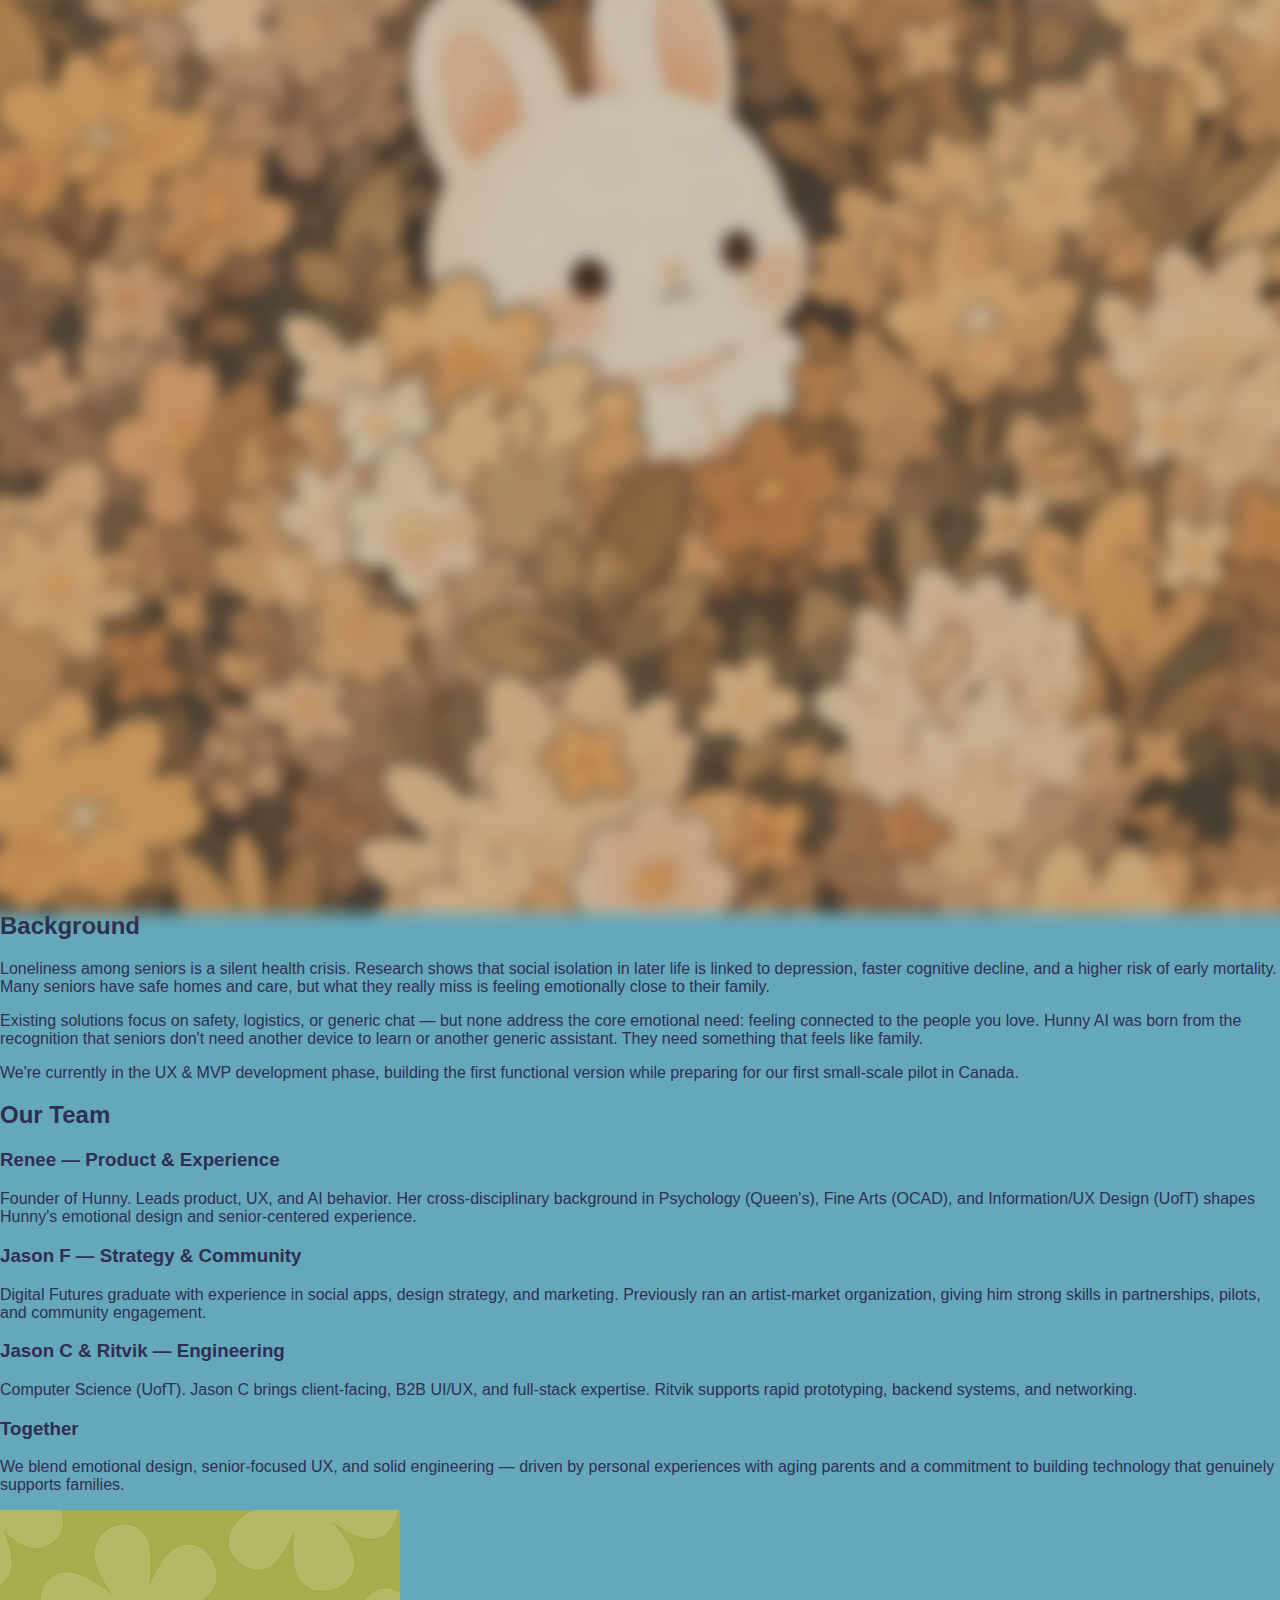
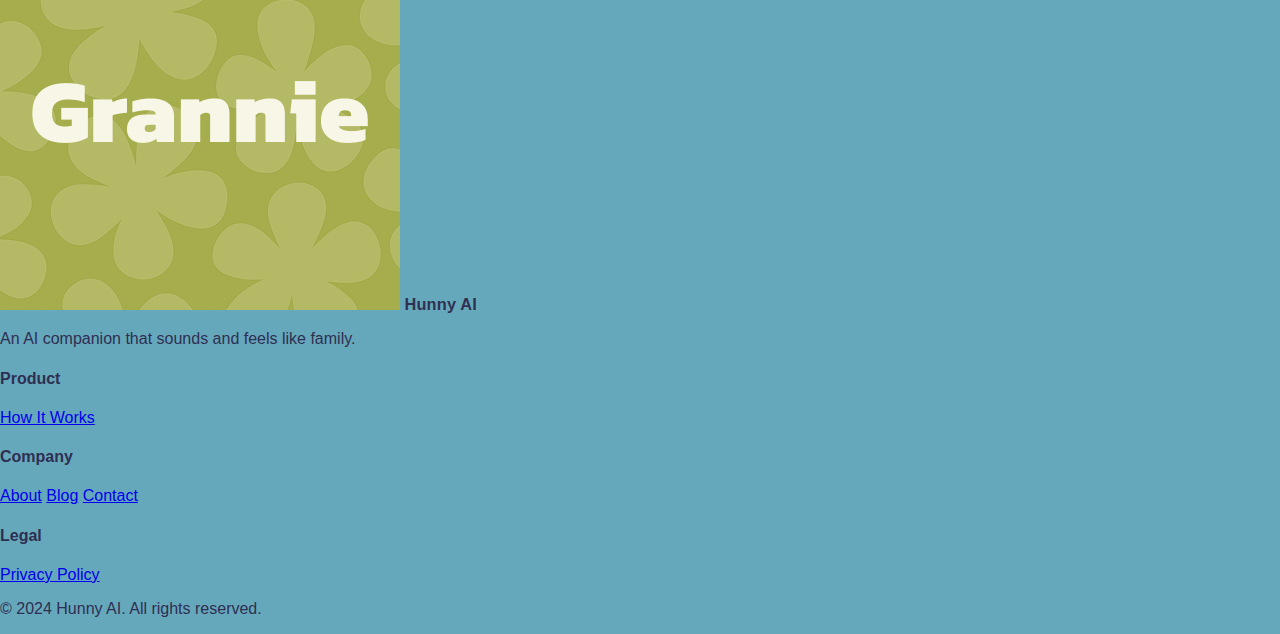
<file: about.html>
<!DOCTYPE html>
<html lang="en">
<head>
    <meta charset="UTF-8">
    <meta name="viewport" content="width=device-width, initial-scale=1.0">
    <title>About - Hunny AI</title>
    <link rel="stylesheet" href="styles.css?v=4">
    <link rel="preconnect" href="https://fonts.googleapis.com">
    <link rel="preconnect" href="https://fonts.gstatic.com" crossorigin>
    <link href="https://fonts.googleapis.com/css2?family=Inter:wght@300;400;500;600;700&family=Kanit:wght@400;500;600;700&display=swap" rel="stylesheet">
</head>
<body>
    <!-- Navigation -->
    <nav class="navbar">
        <div class="container">
            <div class="nav-content">
                <div class="logo">
                    <a href="index.html" style="text-decoration: none; display: flex; align-items: center; gap: 8px;">
                        <img src="Logo.png" alt="Hunny AI" class="logo-icon">
                        <span class="logo-text">Hunny AI</span>
                    </a>
                </div>
                <div class="nav-links">
                    <a href="index.html#how-it-works">How It Works</a>
                    <a href="about.html">About</a>
                    <a href="index.html#signup" class="btn-primary">Get Started</a>
                </div>
                <button class="mobile-menu-toggle" aria-label="Toggle menu">
                    <span></span>
                    <span></span>
                    <span></span>
                </button>
            </div>
        </div>
    </nav>

    <!-- About Hero Section -->
    <section class="about-hero">
        <div class="container">
            <div class="about-hero-content">
                <h1 class="about-hero-title">About Hunny AI</h1>
                <p class="about-hero-subtitle">Building AI companionship that strengthens family bonds and supports senior wellbeing</p>
            </div>
        </div>
    </section>

    <!-- Mission Section -->
    <section class="about-section">
        <div class="container">
            <div class="about-content">
                <h2 class="about-section-title">Our Mission</h2>
                <p class="about-section-text">
                    Hunny AI exists to close the emotional distance between seniors and their families. We believe technology should feel human — warm, familiar, and comforting. Our mission is simple: help seniors feel loved and supported, even when family members are busy or far away.
                </p>
                <p class="about-section-text">
                    We're not building another AI assistant. We're creating a companion that feels like family, remembers stories, and gently keeps an eye on wellbeing.
                </p>
            </div>
        </div>
    </section>

    <!-- Product Brief Section -->
    <section class="about-section about-section-alt">
        <div class="container">
            <div class="about-content">
                <h2 class="about-section-title">Product Brief</h2>
                <p class="about-section-text">
                    Hunny AI is an AI companion designed specifically for seniors. It uses voice and likeness modeling to speak in familiar tones inspired by real family members — grandmother, daughter, grandson, and more.
                </p>
                <p class="about-section-text">
                    The platform works in two ways:
                </p>
                <ul class="about-list">
                    <li><strong>For seniors:</strong> A familiar presence that checks in daily, remembers their stories, and keeps them connected to loved ones through natural conversations.</li>
                    <li><strong>For families:</strong> Wellness summaries and emotional updates sent directly to children, along with conversation suggestions based on the senior's mood and interests.</li>
                </ul>
                <p class="about-section-text">
                    Everything the senior shares becomes simple, human-readable updates for family — no forms, no rating sliders, just natural conversation that turns into meaningful insights.
                </p>
            </div>
        </div>
    </section>

    <!-- Background Section -->
    <section class="about-section">
        <div class="container">
            <div class="about-content">
                <h2 class="about-section-title">Background</h2>
                <p class="about-section-text">
                    Loneliness among seniors is a silent health crisis. Research shows that social isolation in later life is linked to depression, faster cognitive decline, and a higher risk of early mortality. Many seniors have safe homes and care, but what they really miss is feeling emotionally close to their family.
                </p>
                <p class="about-section-text">
                    Existing solutions focus on safety, logistics, or generic chat — but none address the core emotional need: feeling connected to the people you love. Hunny AI was born from the recognition that seniors don't need another device to learn or another generic assistant. They need something that feels like family.
                </p>
                <p class="about-section-text">
                    We're currently in the UX & MVP development phase, building the first functional version while preparing for our first small-scale pilot in Canada.
                </p>
            </div>
        </div>
    </section>

    <!-- Team Section -->
    <section class="about-section about-section-alt">
        <div class="container">
            <div class="about-content">
                <h2 class="about-section-title">Our Team</h2>
                
                <div class="team-member">
                    <h3 class="team-member-name">Renee — Product & Experience</h3>
                    <p class="about-section-text">
                        Founder of Hunny. Leads product, UX, and AI behavior. Her cross-disciplinary background in Psychology (Queen's), Fine Arts (OCAD), and Information/UX Design (UofT) shapes Hunny's emotional design and senior-centered experience.
                    </p>
                </div>

                <div class="team-member">
                    <h3 class="team-member-name">Jason F — Strategy & Community</h3>
                    <p class="about-section-text">
                        Digital Futures graduate with experience in social apps, design strategy, and marketing. Previously ran an artist-market organization, giving him strong skills in partnerships, pilots, and community engagement.
                    </p>
                </div>

                <div class="team-member">
                    <h3 class="team-member-name">Jason C & Ritvik — Engineering</h3>
                    <p class="about-section-text">
                        Computer Science (UofT). Jason C brings client-facing, B2B UI/UX, and full-stack expertise. Ritvik supports rapid prototyping, backend systems, and networking.
                    </p>
                </div>

                <div class="team-member">
                    <h3 class="team-member-name">Together</h3>
                    <p class="about-section-text">
                        We blend emotional design, senior-focused UX, and solid engineering — driven by personal experiences with aging parents and a commitment to building technology that genuinely supports families.
                    </p>
                </div>
            </div>
        </div>
    </section>

    <!-- Footer -->
    <footer class="footer">
        <div class="container">
            <div class="footer-content">
                <div class="footer-brand">
                    <div class="logo">
                        <img src="Logo.png" alt="Hunny AI" class="logo-icon">
                        <span class="logo-text">Hunny AI</span>
                    </div>
                    <p class="footer-tagline">
                        An AI companion that sounds and feels like family.
                    </p>
                </div>
                <div class="footer-links">
                    <div class="footer-column">
                        <h4 class="footer-heading">Product</h4>
                        <a href="index.html#how-it-works">How It Works</a>
                    </div>
                    <div class="footer-column">
                        <h4 class="footer-heading">Company</h4>
                        <a href="about.html">About</a>
                        <a href="#">Blog</a>
                        <a href="index.html#signup">Contact</a>
                    </div>
                    <div class="footer-column">
                        <h4 class="footer-heading">Legal</h4>
                        <a href="privacy.html">Privacy Policy</a>
                    </div>
                </div>
            </div>
            <div class="footer-bottom">
                <p>&copy; 2024 Hunny AI. All rights reserved.</p>
            </div>
        </div>
    </footer>

    <script src="script.js"></script>
</body>
</html>
</file>
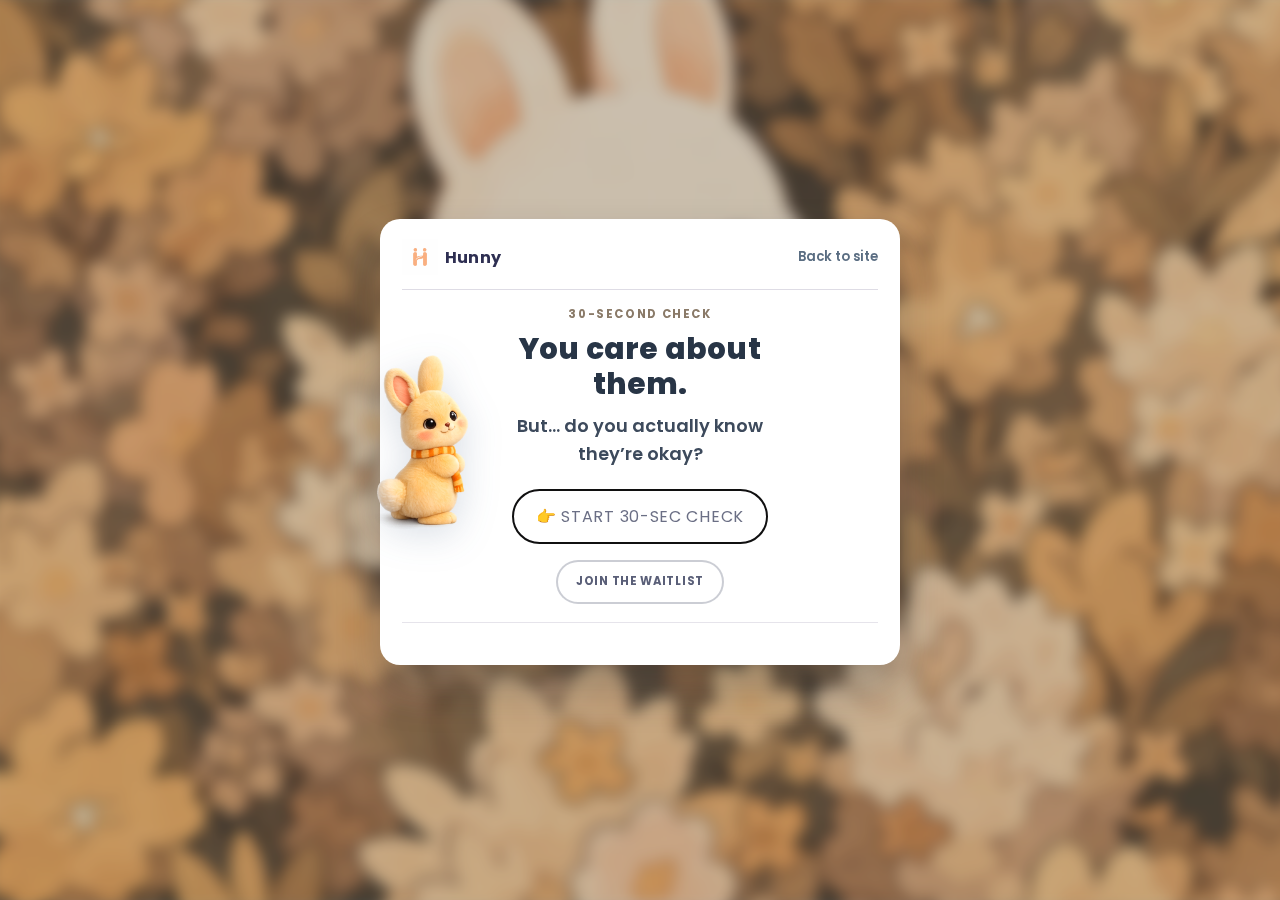
<file: check.html>
<!DOCTYPE html>
<html lang="en" class="quiz-check">
  <head>
    <meta charset="UTF-8" />
    <meta name="viewport" content="width=device-width, initial-scale=1.0" />
    <title>Hunny — 30-second check</title>
    <link rel="preconnect" href="https://fonts.googleapis.com" />
    <link rel="preconnect" href="https://fonts.gstatic.com" crossorigin />
    <link
      href="https://fonts.googleapis.com/css2?family=Poppins:wght@400;500;600;700;800&display=swap"
      rel="stylesheet"
    />
    <link rel="stylesheet" href="styles.css" />
    <link rel="stylesheet" href="quiz.css" />
  </head>
  <body>
    <div class="page-shell">
      <main class="page quiz-page" id="quiz-main">
        <div class="quiz-card" data-quiz-card>
          <header class="quiz-top">
            <a href="index.html" class="quiz-logo-link" aria-label="Hunny home">
              <img class="quiz-logo-img" src="./assets/hunny-logo.png" alt="" width="36" height="36" />
              <span class="quiz-logo-text">Hunny</span>
            </a>
            <a href="index.html" class="quiz-back-link">Back to site</a>
          </header>

          <div class="quiz-progress-block" id="quizProgressBlock" hidden>
            <p class="quiz-progress" id="quizProgress" aria-live="polite"></p>
            <div
              class="quiz-progress-bar"
              id="quizProgressBar"
              role="progressbar"
              aria-valuemin="0"
              aria-valuemax="100"
              aria-valuenow="0"
              aria-label="Check progress"
            >
              <div class="quiz-progress-bar-fill" id="quizProgressFill"></div>
            </div>
          </div>

          <div class="quiz-steps" id="quizSteps">
            <!-- Entry -->
            <section
              class="quiz-step quiz-step--entry is-active"
              data-step="0"
              role="region"
              aria-labelledby="quiz-entry-heading"
            >
              <div class="quiz-entry-inner">
                <div class="quiz-entry-bunny" aria-hidden="true">
                  <img
                    class="quiz-entry-bunny-img"
                    src="./assets/hunny-bunny.png"
                    alt=""
                    width="140"
                    height="180"
                    decoding="async"
                  />
                </div>
                <p class="quiz-eyebrow">30-second check</p>
                <h1 class="quiz-title" id="quiz-entry-heading">You care about them.</h1>
                <p class="quiz-lead quiz-lead--hook">
                  But&hellip; do you actually know they&rsquo;re okay?
                </p>
                <button type="button" class="cta quiz-start-btn" data-next>
                  👉 Start 30-sec check
                </button>

                <p class="quiz-waitlist-inline">
                  <a href="waitlist.html" class="cta cta--secondary quiz-waitlist-mini">Join the waitlist</a>
                </p>
              </div>
            </section>

            <!-- Q1 -->
            <section class="quiz-step" data-step="1" role="region" aria-labelledby="q1-label" hidden>
              <p class="quiz-q-index">1 of 10</p>
              <h2 class="quiz-question" id="q1-label">Who are you most worried about?</h2>
              <div class="quiz-options" role="group" aria-labelledby="q1-label">
                <button type="button" class="quiz-option" data-answer="who" data-value="parent">My parent / grandparent</button>
                <button type="button" class="quiz-option" data-answer="who" data-value="child">My child</button>
                <button type="button" class="quiz-option" data-answer="who" data-value="partner">My partner</button>
                <button type="button" class="quiz-option" data-answer="who" data-value="other">Someone else I care about</button>
              </div>
            </section>

            <!-- Facts (between Q1 and Q2) -->
            <section
              class="quiz-step quiz-step--facts"
              data-step="2"
              role="region"
              aria-labelledby="facts-label"
              hidden
            >
              <p class="quiz-q-index">2 of 10</p>
              <h2 class="quiz-question" id="facts-label">Did you know that&hellip;</h2>
              <ul class="quiz-facts-list">
                <li
                  class="quiz-fact"
                  aria-label="One quarter: seniors are facing loneliness"
                >
                  <div class="quiz-fact-stat-wrap">
                    <span class="quiz-fact-stat">1/4</span>
                  </div>
                  <div class="quiz-fact-body">
                    <span class="quiz-fact-copy">seniors are facing loneliness</span>
                  </div>
                </li>
                <li
                  class="quiz-fact"
                  aria-label="One quarter of seniors aged 65 and older fall every year"
                >
                  <div class="quiz-fact-stat-wrap">
                    <span class="quiz-fact-stat">1/4</span>
                  </div>
                  <div class="quiz-fact-body">
                    <span class="quiz-fact-copy">of seniors (65+) fall every year</span>
                  </div>
                </li>
                <li
                  class="quiz-fact"
                  aria-label="About 50 percent: of seniors who cannot get up within one hour, many die within six months"
                >
                  <div class="quiz-fact-stat-wrap">
                    <span class="quiz-fact-stat">~50%</span>
                  </div>
                  <div class="quiz-fact-body">
                    <span class="quiz-fact-copy"
                      >of seniors who can&rsquo;t get up within 1 hour die within 6 months</span
                    >
                  </div>
                </li>
                <li
                  class="quiz-fact"
                  aria-label="About 60 percent of caregivers have no tools to remotely detect early health decline"
                >
                  <div class="quiz-fact-stat-wrap">
                    <span class="quiz-fact-stat">~60%</span>
                  </div>
                  <div class="quiz-fact-body">
                    <span class="quiz-fact-copy"
                      >of caregivers have no tools to remotely detect early health decline</span
                    >
                  </div>
                </li>
              </ul>
              <div class="quiz-fact-punch" role="group" aria-labelledby="facts-punch-label">
                <p class="quiz-fact-kicker" id="facts-punch-label">Too late</p>
                <p class="quiz-fact-outro">Signals are missed until a big crisis happens.</p>
              </div>
              <button type="button" class="cta quiz-start-btn" data-next>Continue</button>
            </section>

            <!-- Q2 -->
            <section class="quiz-step" data-step="3" role="region" aria-labelledby="q2-label" hidden>
              <p class="quiz-q-index">3 of 10</p>
              <h2 class="quiz-question" id="q2-label">How often are you physically with them?</h2>
              <div class="quiz-options" role="group" aria-labelledby="q2-label">
                <button type="button" class="quiz-option" data-answer="distance" data-value="daily">Every day</button>
                <button type="button" class="quiz-option" data-answer="distance" data-value="few_week">A few times a week</button>
                <button type="button" class="quiz-option" data-answer="distance" data-value="rarely">Rarely</button>
                <button type="button" class="quiz-option" data-answer="distance" data-value="far">We live far apart</button>
              </div>
            </section>

            <!-- Q3 -->
            <section class="quiz-step" data-step="4" role="region" aria-labelledby="q3-label" hidden>
              <p class="quiz-q-index">4 of 10</p>
              <h2 class="quiz-question" id="q3-label">How do you usually check if they&rsquo;re okay?</h2>
              <div class="quiz-options" role="group" aria-labelledby="q3-label">
                <button type="button" class="quiz-option" data-answer="checkin" data-value="calls">Calls</button>
                <button type="button" class="quiz-option" data-answer="checkin" data-value="texts">Texts</button>
                <button type="button" class="quiz-option" data-answer="checkin" data-value="group">Group chats</button>
                <button type="button" class="quiz-option" data-answer="checkin" data-value="none">I don&rsquo;t have a system</button>
              </div>
            </section>

            <!-- Q4 -->
            <section class="quiz-step" data-step="5" role="region" aria-labelledby="q4-label" hidden>
              <p class="quiz-q-index">5 of 10</p>
              <h2 class="quiz-question" id="q4-label">
                When they say &ldquo;I&rsquo;m fine&rdquo;&hellip; do you fully believe it?
              </h2>
              <div class="quiz-options" role="group" aria-labelledby="q4-label">
                <button type="button" class="quiz-option" data-answer="trust" data-value="yes">Yes</button>
                <button type="button" class="quiz-option" data-answer="trust" data-value="mostly">Most of the time</button>
                <button type="button" class="quiz-option" data-answer="trust" data-value="not_really">Not really</button>
                <button type="button" class="quiz-option" data-answer="trust" data-value="unsure">I&rsquo;m not sure</button>
              </div>
            </section>

            <!-- Q5 -->
            <section class="quiz-step" data-step="6" role="region" aria-labelledby="q5-label" hidden>
              <p class="quiz-q-index">6 of 10</p>
              <h2 class="quiz-question" id="q5-label">Have you ever felt worried when they didn&rsquo;t reply?</h2>
              <div class="quiz-options" role="group" aria-labelledby="q5-label">
                <button type="button" class="quiz-option" data-answer="silence" data-value="often">Yes, often</button>
                <button type="button" class="quiz-option" data-answer="silence" data-value="sometimes">Sometimes</button>
                <button type="button" class="quiz-option" data-answer="silence" data-value="rarely">Rarely</button>
                <button type="button" class="quiz-option" data-answer="silence" data-value="never">Never</button>
              </div>
            </section>

            <!-- Q6 -->
            <section class="quiz-step" data-step="7" role="region" aria-labelledby="q6-label" hidden>
              <p class="quiz-q-index">7 of 10</p>
              <h2 class="quiz-question" id="q6-label">What happens if they don&rsquo;t respond?</h2>
              <div class="quiz-options" role="group" aria-labelledby="q6-label">
                <button type="button" class="quiz-option" data-answer="noresponse" data-value="call_again">I call again</button>
                <button type="button" class="quiz-option" data-answer="noresponse" data-value="worry">I wait and worry</button>
                <button type="button" class="quiz-option" data-answer="noresponse" data-value="ask_other">I ask someone else to check</button>
                <button type="button" class="quiz-option" data-answer="noresponse" data-value="unsure">I&rsquo;m not sure what to do</button>
              </div>
            </section>

            <!-- Q7 -->
            <section class="quiz-step" data-step="8" role="region" aria-labelledby="q7-label" hidden>
              <p class="quiz-q-index">8 of 10</p>
              <h2 class="quiz-question" id="q7-label">Do you ever feel like you&rsquo;re not checking enough?</h2>
              <div class="quiz-options" role="group" aria-labelledby="q7-label">
                <button type="button" class="quiz-option" data-answer="guilt" data-value="yes">Yes</button>
                <button type="button" class="quiz-option" data-answer="guilt" data-value="sometimes">Sometimes</button>
                <button type="button" class="quiz-option" data-answer="guilt" data-value="not_really">Not really</button>
                <button type="button" class="quiz-option" data-answer="guilt" data-value="no">No</button>
              </div>
            </section>

            <!-- Q8 -->
            <section class="quiz-step" data-step="9" role="region" aria-labelledby="q8-label" hidden>
              <p class="quiz-q-index">9 of 10</p>
              <h2 class="quiz-question" id="q8-label">What worries you the most?</h2>
              <div class="quiz-options" role="group" aria-labelledby="q8-label">
                <button type="button" class="quiz-option" data-answer="peak" data-value="emergency">Missing an emergency</button>
                <button type="button" class="quiz-option" data-answer="peak" data-value="early">Not noticing early changes</button>
                <button type="button" class="quiz-option" data-answer="peak" data-value="late">Being too late</button>
                <button type="button" class="quiz-option" data-answer="peak" data-value="not_enough">Not doing enough</button>
              </div>
            </section>

            <!-- Q9 -->
            <section class="quiz-step" data-step="10" role="region" aria-labelledby="q9-label" hidden>
              <p class="quiz-q-index">10 of 10</p>
              <h2 class="quiz-question" id="q9-label">What would give you peace of mind?</h2>
              <div class="quiz-options" role="group" aria-labelledby="q9-label">
                <button type="button" class="quiz-option" data-answer="desire" data-value="daily">Daily reassurance they&rsquo;re okay</button>
                <button type="button" class="quiz-option" data-answer="desire" data-value="alerts">Alerts only when something is wrong</button>
                <button type="button" class="quiz-option" data-answer="desire" data-value="summary">A simple summary I can trust</button>
                <button type="button" class="quiz-option" data-answer="desire" data-value="all">All of the above</button>
              </div>
            </section>

            <!-- Result -->
            <section
              class="quiz-step quiz-step--result"
              data-step="11"
              role="region"
              aria-labelledby="quiz-result-heading"
              hidden
            >
              <div class="quiz-result-hero">
                <h2 class="quiz-result-kicker">Your result</h2>
                <h1 class="quiz-title quiz-title--result" id="quiz-result-heading">
                  You&rsquo;re doing your best.
                </h1>
                <p class="quiz-lead quiz-lead--result-gap">But right now&hellip; you&rsquo;re still guessing.</p>
              </div>

              <div class="quiz-insight">
                <h3 class="quiz-insight-title">Personalized insight</h3>
                <p class="quiz-insight-intro">You&rsquo;re relying on:</p>
                <ul class="quiz-insight-list" id="quizInsightList"></ul>
                <p class="quiz-insight-outro" id="quizInsightOutro"></p>
              </div>

              <div class="quiz-solution">
                <p class="quiz-solution-lead">What if you didn&rsquo;t have to guess?</p>
                <p>
                  Hunny quietly checks in for you. And tells you when something feels off.
                </p>
                <ul class="quiz-reassurance">
                  <li>No cameras</li>
                  <li>No tracking</li>
                  <li>No constant checking</li>
                </ul>
              </div>

              <div class="quiz-result-ctas">
                <a href="waitlist.html" class="cta quiz-result-cta" id="quizPrimaryCta">Stop guessing</a>
                <a href="index.html#what-hunny-is" class="cta cta--secondary quiz-result-secondary">See how it works</a>
              </div>
            </section>
          </div>

          <div class="quiz-footer-nav" id="quizFooterNav" hidden>
            <button type="button" class="quiz-prev" id="quizPrev" hidden>
              ← Previous question
            </button>
            <p class="quiz-restart-wrap" id="quizRestartWrap" hidden>
              <button type="button" class="quiz-restart" id="quizRestart">Start over</button>
            </p>
          </div>
        </div>
      </main>
    </div>
    <script src="quiz.js"></script>
  </body>
</html>
</file>
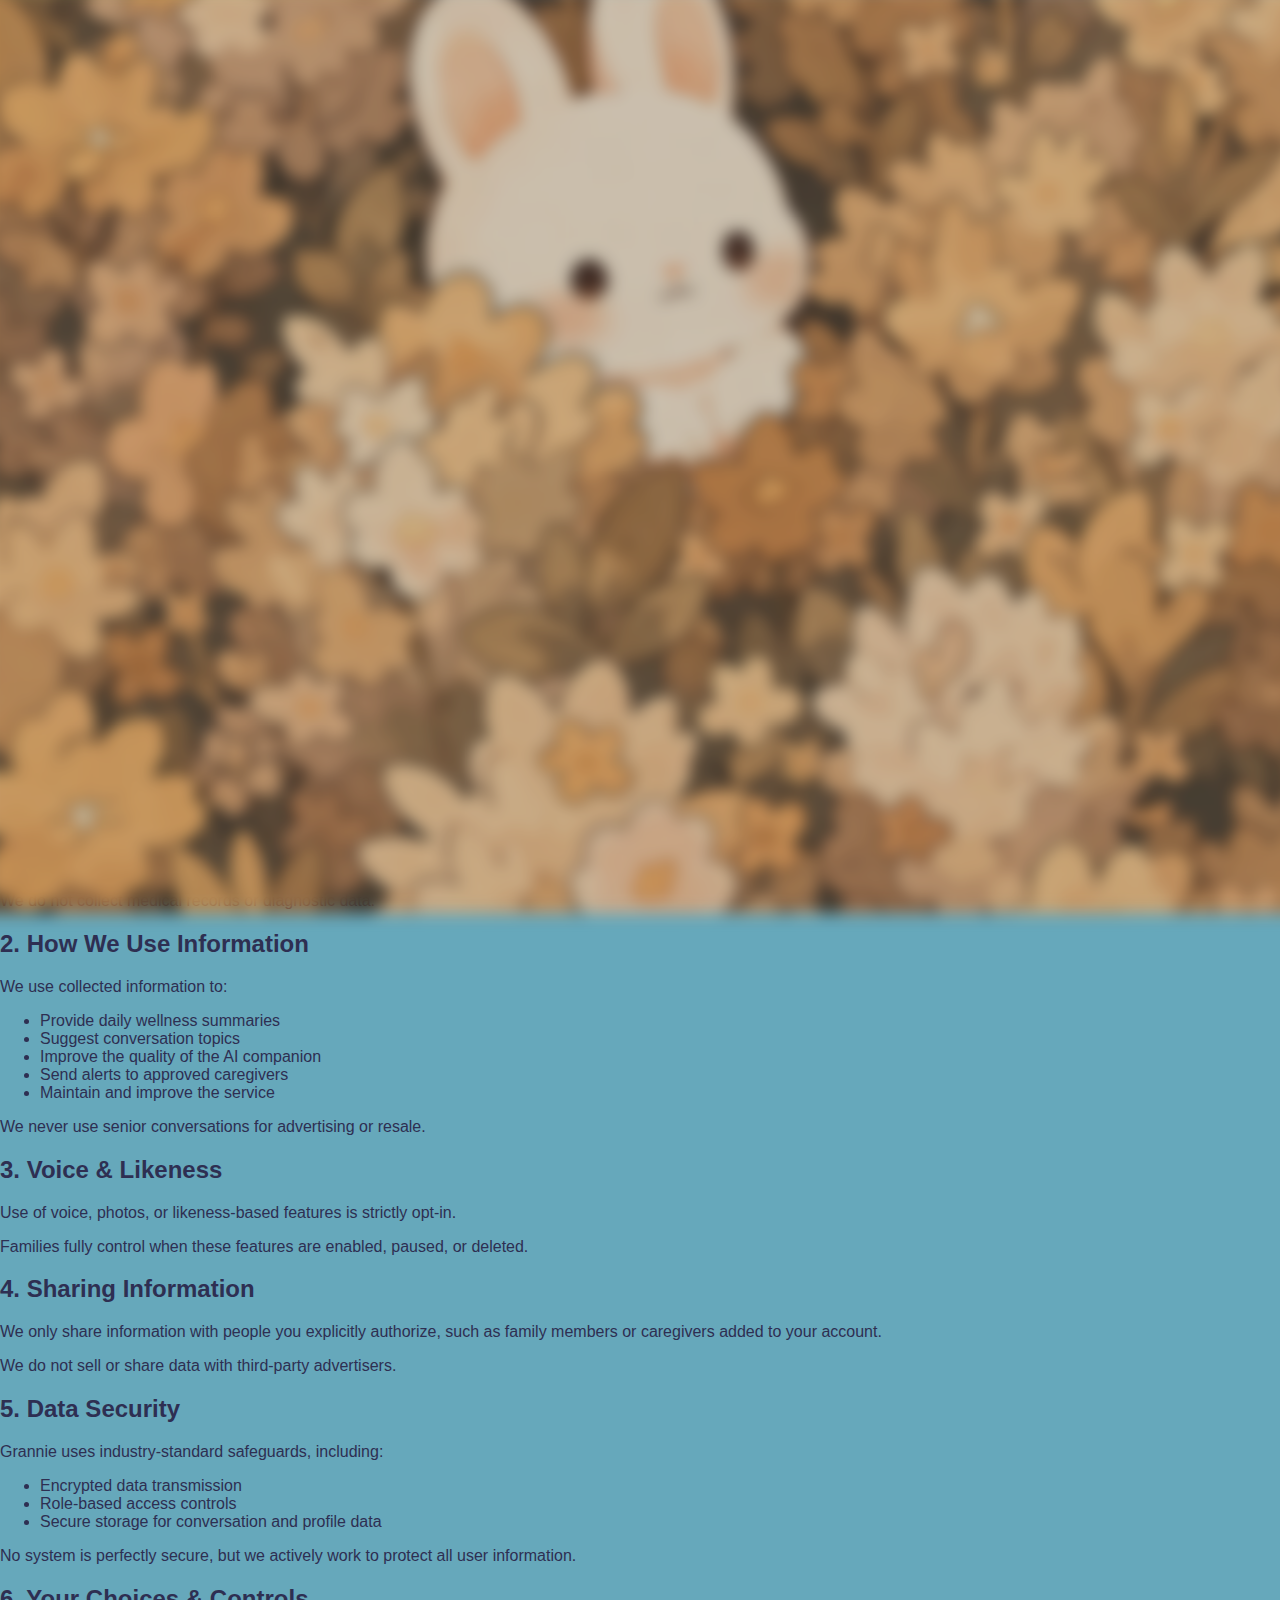
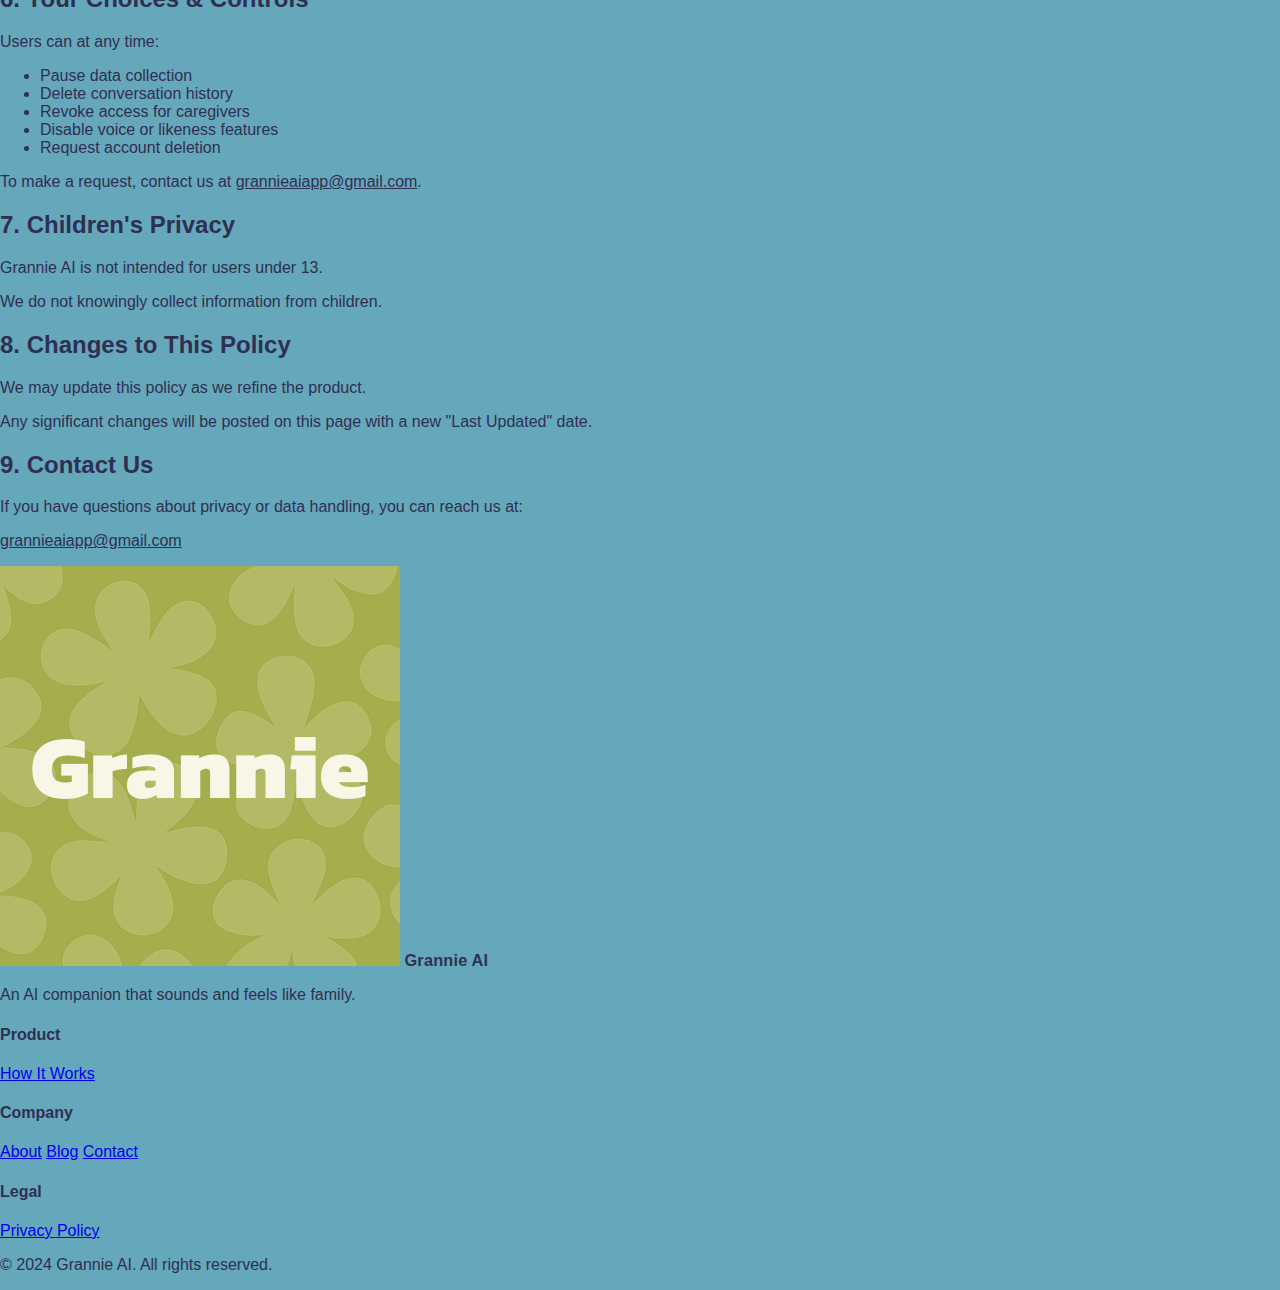
<file: privacy.html>
<!DOCTYPE html>
<html lang="en">
<head>
    <meta charset="UTF-8">
    <meta name="viewport" content="width=device-width, initial-scale=1.0">
    <title>Privacy Policy - Grannie AI</title>
    <link rel="stylesheet" href="styles.css?v=4">
    <link rel="preconnect" href="https://fonts.googleapis.com">
    <link rel="preconnect" href="https://fonts.gstatic.com" crossorigin>
    <link href="https://fonts.googleapis.com/css2?family=Inter:wght@300;400;500;600;700&family=Kanit:wght@400;500;600;700&display=swap" rel="stylesheet">
</head>
<body>
    <!-- Navigation -->
    <nav class="navbar">
        <div class="container">
            <div class="nav-content">
                <div class="logo">
                    <a href="index.html" style="text-decoration: none; display: flex; align-items: center; gap: 8px;">
                        <img src="Logo.png" alt="Grannie AI" class="logo-icon">
                        <span class="logo-text">Grannie AI</span>
                    </a>
                </div>
                <div class="nav-links">
                    <a href="index.html#how-it-works">How It Works</a>
                    <a href="about.html">About</a>
                    <a href="index.html#signup" class="btn-primary">Get Started</a>
                </div>
                <button class="mobile-menu-toggle" aria-label="Toggle menu">
                    <span></span>
                    <span></span>
                    <span></span>
                </button>
            </div>
        </div>
    </nav>

    <!-- Privacy Policy Hero Section -->
    <section class="about-hero">
        <div class="container">
            <div class="about-hero-content">
                <h1 class="about-hero-title">Privacy Policy</h1>
                <p class="about-hero-subtitle">Last updated: December 2025</p>
            </div>
        </div>
    </section>

    <!-- Privacy Policy Content -->
    <section class="about-section">
        <div class="container">
            <div class="about-content">
                <p class="about-section-text">
                    Grannie AI is built with privacy at its core. This policy explains what information we collect, how we use it, and the choices you have. This is a draft policy for our early-stage product and may be updated as features evolve.
                </p>

                <h2 class="about-section-title">1. Information We Collect</h2>
                <p class="about-section-text">
                    We collect only the information needed to provide our wellness and conversation features.
                </p>
                <p class="about-section-text">
                    <strong>From seniors (through conversation or app use):</strong>
                </p>
                <ul class="about-list">
                    <li>Voice or text inputs (if enabled)</li>
                    <li>Mood or wellbeing signals derived from conversations</li>
                    <li>Basic interaction data (e.g., frequency and duration of chats)</li>
                </ul>
                <p class="about-section-text">
                    <strong>From family members/caregivers:</strong>
                </p>
                <ul class="about-list">
                    <li>Account details (name, email)</li>
                    <li>Relationship to the senior</li>
                    <li>Notification or alert preferences</li>
                </ul>
                <p class="about-section-text">
                    We do not collect medical records or diagnostic data.
                </p>

                <h2 class="about-section-title">2. How We Use Information</h2>
                <p class="about-section-text">
                    We use collected information to:
                </p>
                <ul class="about-list">
                    <li>Provide daily wellness summaries</li>
                    <li>Suggest conversation topics</li>
                    <li>Improve the quality of the AI companion</li>
                    <li>Send alerts to approved caregivers</li>
                    <li>Maintain and improve the service</li>
                </ul>
                <p class="about-section-text">
                    We never use senior conversations for advertising or resale.
                </p>

                <h2 class="about-section-title">3. Voice & Likeness</h2>
                <p class="about-section-text">
                    Use of voice, photos, or likeness-based features is strictly opt-in.
                </p>
                <p class="about-section-text">
                    Families fully control when these features are enabled, paused, or deleted.
                </p>

                <h2 class="about-section-title">4. Sharing Information</h2>
                <p class="about-section-text">
                    We only share information with people you explicitly authorize, such as family members or caregivers added to your account.
                </p>
                <p class="about-section-text">
                    We do not sell or share data with third-party advertisers.
                </p>

                <h2 class="about-section-title">5. Data Security</h2>
                <p class="about-section-text">
                    Grannie uses industry-standard safeguards, including:
                </p>
                <ul class="about-list">
                    <li>Encrypted data transmission</li>
                    <li>Role-based access controls</li>
                    <li>Secure storage for conversation and profile data</li>
                </ul>
                <p class="about-section-text">
                    No system is perfectly secure, but we actively work to protect all user information.
                </p>

                <h2 class="about-section-title">6. Your Choices & Controls</h2>
                <p class="about-section-text">
                    Users can at any time:
                </p>
                <ul class="about-list">
                    <li>Pause data collection</li>
                    <li>Delete conversation history</li>
                    <li>Revoke access for caregivers</li>
                    <li>Disable voice or likeness features</li>
                    <li>Request account deletion</li>
                </ul>
                <p class="about-section-text">
                    To make a request, contact us at <a href="mailto:grannieaiapp@gmail.com" style="color: var(--primary-color);">grannieaiapp@gmail.com</a>.
                </p>

                <h2 class="about-section-title">7. Children's Privacy</h2>
                <p class="about-section-text">
                    Grannie AI is not intended for users under 13.
                </p>
                <p class="about-section-text">
                    We do not knowingly collect information from children.
                </p>

                <h2 class="about-section-title">8. Changes to This Policy</h2>
                <p class="about-section-text">
                    We may update this policy as we refine the product.
                </p>
                <p class="about-section-text">
                    Any significant changes will be posted on this page with a new "Last Updated" date.
                </p>

                <h2 class="about-section-title">9. Contact Us</h2>
                <p class="about-section-text">
                    If you have questions about privacy or data handling, you can reach us at:
                </p>
                <p class="about-section-text">
                    <a href="mailto:grannieaiapp@gmail.com" style="color: var(--primary-color);">grannieaiapp@gmail.com</a>
                </p>
            </div>
        </div>
    </section>

    <!-- Footer -->
    <footer class="footer">
        <div class="container">
            <div class="footer-content">
                <div class="footer-brand">
                    <div class="logo">
                        <img src="Logo.png" alt="Grannie AI" class="logo-icon">
                        <span class="logo-text">Grannie AI</span>
                    </div>
                    <p class="footer-tagline">
                        An AI companion that sounds and feels like family.
                    </p>
                </div>
                <div class="footer-links">
                    <div class="footer-column">
                        <h4 class="footer-heading">Product</h4>
                        <a href="index.html#how-it-works">How It Works</a>
                    </div>
                    <div class="footer-column">
                        <h4 class="footer-heading">Company</h4>
                        <a href="about.html">About</a>
                        <a href="#">Blog</a>
                        <a href="index.html#signup">Contact</a>
                    </div>
                    <div class="footer-column">
                        <h4 class="footer-heading">Legal</h4>
                        <a href="privacy.html">Privacy Policy</a>
                    </div>
                </div>
            </div>
            <div class="footer-bottom">
                <p>&copy; 2024 Grannie AI. All rights reserved.</p>
            </div>
        </div>
    </footer>

    <script src="script.js"></script>
</body>
</html>
</file>
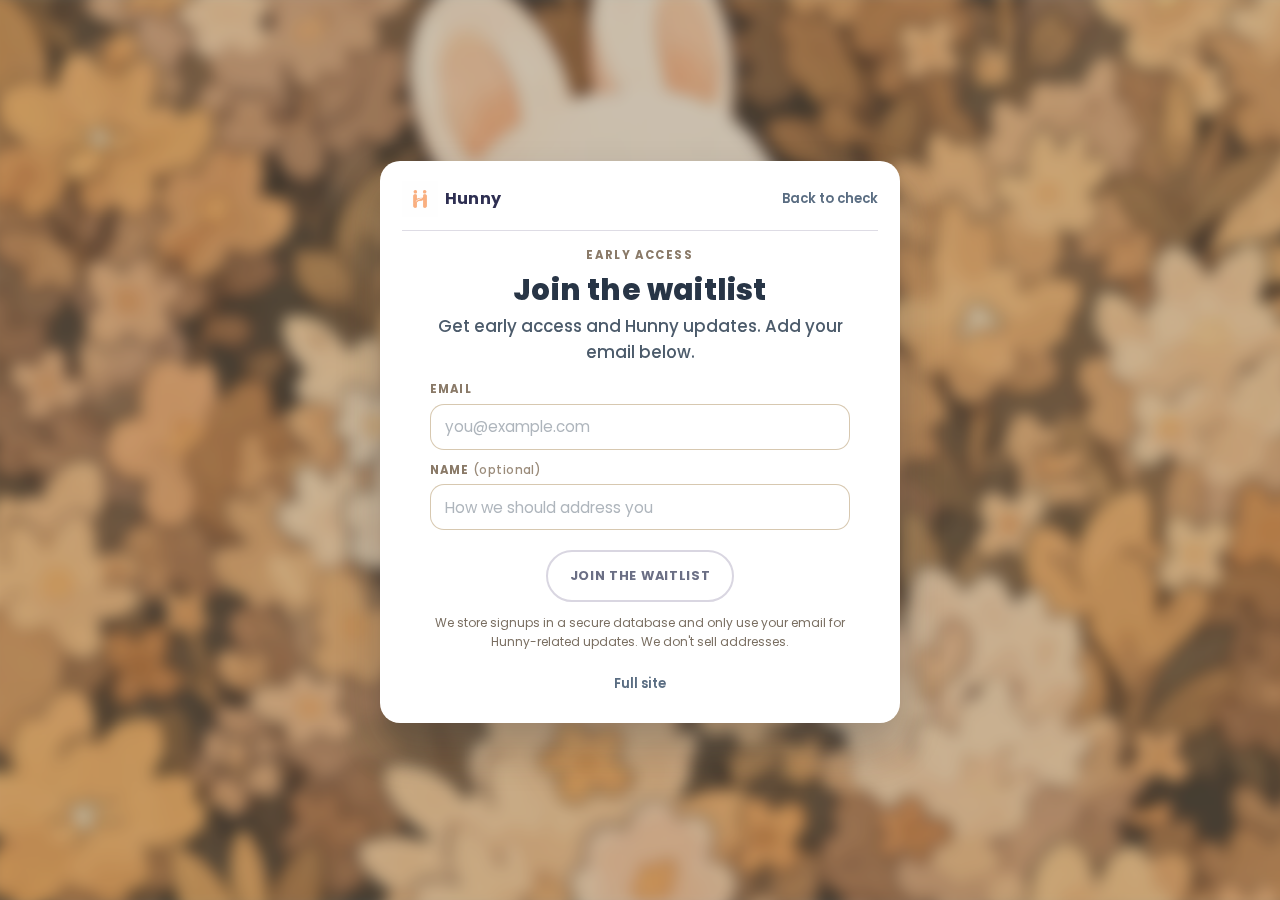
<file: waitlist.html>
<!DOCTYPE html>
<html lang="en">
  <head>
    <meta charset="UTF-8" />
    <meta name="viewport" content="width=device-width, initial-scale=1.0" />
    <title>Hunny — Join the waitlist</title>
    <link rel="preconnect" href="https://fonts.googleapis.com" />
    <link rel="preconnect" href="https://fonts.gstatic.com" crossorigin />
    <link
      href="https://fonts.googleapis.com/css2?family=Poppins:wght@400;500;600;700;800&display=swap"
      rel="stylesheet"
    />
    <link rel="stylesheet" href="styles.css" />
    <link rel="stylesheet" href="quiz.css" />
  </head>
  <body>
    <div class="page-shell">
      <main class="page quiz-page" id="waitlist-main">
        <div class="quiz-card waitlist-page-card" data-quiz-card aria-labelledby="waitlist-page-heading">
          <header class="quiz-top">
            <a href="index.html" class="quiz-logo-link" aria-label="Hunny home">
              <img class="quiz-logo-img" src="./assets/hunny-logo.png" alt="" width="36" height="36" />
              <span class="quiz-logo-text">Hunny</span>
            </a>
            <a href="check.html" class="quiz-back-link">Back to check</a>
          </header>

          <p class="quiz-eyebrow">Early access</p>
          <h1 class="quiz-title" id="waitlist-page-heading">Join the waitlist</h1>
          <p class="quiz-lead waitlist-page-lead">
            Get early access and Hunny updates. Add your email below.
          </p>

          <div class="waitlist-block waitlist-page-form-wrap" id="waitlist">
            <form
              id="waitlistForm"
              class="waitlist-form"
              name="waitlist"
              novalidate
            >
              <div class="waitlist-field">
                <label class="waitlist-label" for="waitlistEmail">Email</label>
                <input
                  id="waitlistEmail"
                  class="waitlist-input"
                  type="email"
                  name="email"
                  autocomplete="email"
                  inputmode="email"
                  required
                  placeholder="you@example.com"
                />
              </div>
              <div class="waitlist-field">
                <label class="waitlist-label" for="waitlistName"
                  >Name <span class="waitlist-optional">(optional)</span></label
                >
                <input
                  id="waitlistName"
                  class="waitlist-input"
                  type="text"
                  name="name"
                  autocomplete="name"
                  maxlength="120"
                  placeholder="How we should address you"
                />
              </div>
              <div class="waitlist-hp" aria-hidden="true">
                <label class="waitlist-hp-label" for="waitlistHp">Leave blank</label>
                <input
                  id="waitlistHp"
                  name="wl_hp_confirm"
                  type="text"
                  tabindex="-1"
                  autocomplete="off"
                  value=""
                />
              </div>
              <button id="waitlistSubmit" class="waitlist-submit" type="submit">
                Join the waitlist
              </button>
              <p
                id="waitlistStatus"
                class="waitlist-status"
                role="status"
                aria-live="polite"
                hidden
              ></p>
              <p class="waitlist-privacy">
                We store signups in a secure database and only use your email for
                Hunny-related updates. We don&apos;t sell addresses.
              </p>
            </form>
          </div>

          <p class="waitlist-page-home">
            <a href="index.html" class="quiz-back-link">Full site</a>
          </p>
        </div>
      </main>
    </div>
    <script src="waitlist-config.js"></script>
    <script src="waitlist.js"></script>
  </body>
</html>
</file>
<file: styles.css>
:root {
  --text: #2e2f52;
  --muted: #5f667a;
  --line: #d8d6e0;
}

* {
  box-sizing: border-box;
}

body {
  margin: 0;
  min-height: 100vh;
  font-family: "Poppins", sans-serif;
  color: var(--text);
  background-color: #66a8bb;
  position: relative;
  overflow-x: hidden;
  max-width: 100%;
}

html {
  scroll-behavior: smooth;
  overflow-x: hidden;
  max-width: 100%;
  overscroll-behavior-x: none;
}

.page-shell {
  position: relative;
  width: 100%;
  max-width: 100%;
  overflow-x: hidden;
}

body::before {
  content: "";
  position: fixed;
  inset: 0;
  background-image: url("./assets/hunny-background.png");
  background-size: cover;
  background-position: center;
  background-repeat: no-repeat;
  filter: blur(8px) brightness(0.8);
  transform: scale(1.03);
  z-index: 0;
  pointer-events: none;
}

.thought-bubbles {
  position: absolute;
  inset: 0;
  z-index: 1;
  pointer-events: none;
  overflow: hidden;
}

.thought-bubble-wrap {
  position: absolute;
  will-change: transform;
}

.thought-bubble-wrap--1 {
  top: 12%;
  left: 4%;
}

.thought-bubble-wrap--2 {
  top: 38%;
  right: 3%;
  left: auto;
}

.thought-bubble-wrap--3 {
  bottom: 14%;
  left: 8%;
}

.thought-bubble-wrap--4 {
  top: 18%;
  left: 36%;
}

.thought-bubble-wrap--5 {
  top: 52%;
  right: 2%;
  left: auto;
}

.thought-bubble-wrap--6 {
  top: 28%;
  left: 1%;
}

.thought-bubble-wrap--7 {
  top: 68%;
  left: 4%;
}

.thought-bubble-wrap--8 {
  bottom: 26%;
  right: 4%;
  left: auto;
}

.thought-bubble-wrap--9 {
  top: 8%;
  right: 14%;
  left: auto;
}

.thought-bubble-wrap--10 {
  top: 42%;
  left: 28%;
}

.thought-bubble-wrap--11 {
  bottom: 12%;
  left: 18%;
}

.thought-bubble-wrap--12 {
  top: 76%;
  right: 18%;
  left: auto;
}

.thought-bubble-wrap--13 {
  bottom: 38%;
  left: 2%;
}

.thought-bubble {
  position: relative;
  margin: 0;
  max-width: min(280px, calc(100vw - 3rem));
  padding: 0.85rem 1rem 1rem;
  font-size: clamp(0.72rem, 1.35vw, 0.88rem);
  font-weight: 500;
  font-style: italic;
  line-height: 1.45;
  color: rgba(42, 51, 72, 0.88);
  background: rgba(255, 255, 255, 0.42);
  border: 1px solid rgba(255, 255, 255, 0.55);
  border-radius: 22px 22px 22px 6px;
  box-shadow: 0 10px 28px rgba(30, 45, 70, 0.08), 0 2px 8px rgba(30, 45, 70, 0.04);
  backdrop-filter: blur(8px);
  -webkit-backdrop-filter: blur(8px);
  animation: thought-float 7s ease-in-out infinite;
}

.thought-bubble::after {
  content: "";
  position: absolute;
  width: 12px;
  height: 12px;
  border-radius: 50%;
  background: rgba(255, 255, 255, 0.42);
  border: 1px solid rgba(255, 255, 255, 0.55);
  bottom: -8px;
  left: 18px;
  box-shadow: 0 4px 10px rgba(30, 45, 70, 0.08);
}

.thought-bubble--1 {
  animation-delay: 0s;
}

.thought-bubble--2 {
  border-radius: 22px 22px 6px 22px;
  animation-delay: -2.3s;
}

.thought-bubble--2::after {
  left: auto;
  right: 22px;
  bottom: -8px;
}

.thought-bubble--tail-right {
  border-radius: 22px 22px 6px 22px;
}

.thought-bubble--tail-right::after {
  left: auto;
  right: 22px;
  bottom: -8px;
}

.thought-bubble--3 {
  animation-delay: -4.6s;
}

.thought-bubble--4 {
  animation-delay: -0.8s;
}

.thought-bubble--5 {
  animation-delay: -3.1s;
}

.thought-bubble--6 {
  animation-delay: -5.4s;
}

.thought-bubble--7 {
  animation-delay: -1.5s;
}

.thought-bubble--8 {
  animation-delay: -4s;
}

.thought-bubble--9 {
  animation-delay: -6.2s;
}

.thought-bubble--10 {
  animation-delay: -2.7s;
}

.thought-bubble--11 {
  animation-delay: -5s;
}

.thought-bubble--12 {
  animation-delay: -1.1s;
}

.thought-bubble--13 {
  animation-delay: -3.8s;
}

@keyframes thought-float {
  0%,
  100% {
    transform: translate(0, 0) rotate(-0.5deg);
  }
  50% {
    transform: translate(4px, -10px) rotate(0.5deg);
  }
}

.page {
  min-height: 100vh;
  display: flex;
  flex-direction: column;
  align-items: center;
  justify-content: center;
  gap: 2.2rem;
  padding: 2rem;
  position: relative;
  z-index: 2;
  width: 100%;
  max-width: 100%;
  box-sizing: border-box;
}

/* Subtle hover enlargement on main frames (fine pointer + motion preference only) */
@media (hover: hover) and (pointer: fine) {
  @media (prefers-reduced-motion: no-preference) {
    .hero-card,
    .egg-frame,
    .about-layout,
    .daily-activities-layout,
    .features-layout,
    .ps-row,
    .thoughts-panel,
    .contact-layout,
    .features-alerts,
    .time-box {
      transition: transform 0.38s cubic-bezier(0.22, 1, 0.36, 1);
      transform: scale(1);
      transform-origin: center center;
    }

    .hero-card:hover,
    .egg-frame:hover,
    .about-layout:hover,
    .daily-activities-layout:hover,
    .features-layout:hover,
    .ps-row:hover,
    .thoughts-panel:hover,
    .contact-layout:hover,
    .features-alerts:hover,
    .time-box:hover {
      transform: scale(1.024);
    }
  }
}

.hero-card {
  width: min(1120px, 100%);
  background: #ffffff;
  border-radius: 20px;
  box-shadow: 0 24px 44px rgba(21, 34, 50, 0.24);
  overflow: hidden;
}

.egg-section {
  width: min(1120px, 100%);
  display: grid;
  place-items: center;
}

.cloud-section {
  width: min(1120px, 100%);
  display: grid;
  place-items: center;
}

.about-layout {
  width: min(1040px, 100%);
  display: grid;
  grid-template-columns: minmax(260px, 360px) minmax(360px, 1fr);
  align-items: center;
  gap: 0.35rem;
}

.about-media {
  display: grid;
  place-items: center;
  z-index: 3;
}

.about-chat-image {
  width: min(340px, 92%);
  height: auto;
  display: block;
  filter: drop-shadow(0 18px 24px rgba(22, 34, 52, 0.28));
  margin-right: -150px;
}

.about-layout .cloud-frame {
  width: 100%;
  z-index: 2;
}

.chat-image-section {
  width: min(1120px, 100%);
  display: grid;
  place-items: center;
}

.chat-image-frame {
  width: min(760px, 100%);
  padding: 0;
  border-radius: 0;
  background: transparent;
  border: 0;
  box-shadow: none;
}

.chat-image {
  display: block;
  width: 100%;
  height: auto;
  border-radius: 18px;
}

.daily-activities-layout {
  width: min(940px, 100%);
  display: grid;
  grid-template-columns: minmax(280px, 360px) minmax(320px, 1fr);
  align-items: center;
  justify-content: center;
  gap: 1.1rem;
  padding: 1.35rem 1.25rem 1.35rem 0.9rem;
  border-radius: 28px;
  background: linear-gradient(135deg, #f8e4ba 0%, #f1d7a6 48%, #e8c992 100%);
  border: 1px solid rgba(255, 255, 255, 0.55);
  box-shadow: 0 22px 40px rgba(74, 56, 28, 0.24);
  overflow: visible;
}

.daily-activities-copy {
  background: transparent;
  border: 0;
  border-radius: 0;
  padding: 0.5rem 0.65rem 0.5rem 0.25rem;
  box-shadow: none;
  text-align: left;
}

.daily-kicker {
  margin: 0 0 0.45rem;
  font-size: 0.78rem;
  letter-spacing: 0.1em;
  text-transform: uppercase;
  font-weight: 700;
  color: #8b6f44;
}

.daily-activities-copy h2 {
  margin: 0 0 0.55rem;
  font-size: clamp(1.45rem, 2.8vw, 2.1rem);
  line-height: 1.2;
  color: #463d31;
}

.daily-activities-copy p {
  margin: 0;
  color: #655846;
  line-height: 1.7;
  max-width: 470px;
}

.daily-activities-layout .chat-image-frame {
  justify-self: center;
  width: min(330px, 100%);
  margin-left: -55px;
  margin-top: -16px;
  margin-bottom: -16px;
  transform: rotate(-6deg);
  filter: drop-shadow(0 16px 24px rgba(20, 27, 62, 0.34));
}

/* --- Senior care stats (above everyday moments) --- */
.stats-section {
  width: min(1120px, 100%);
  display: grid;
  place-items: center;
  margin-top: 0.25rem;
  margin-bottom: 1.25rem;
  scroll-margin-top: 2rem;
}

.stats-layout {
  width: min(980px, 100%);
  display: grid;
  grid-template-columns: minmax(280px, 360px) minmax(320px, 1fr);
  align-items: start;
  justify-content: center;
  gap: 1.1rem;
  padding: 1.35rem 1.25rem 1.35rem 0.9rem;
  border-radius: 28px;
  background: linear-gradient(135deg, #fff6dd 0%, #f5e3be 48%, #e9cd9e 100%);
  border: 1px solid rgba(255, 255, 255, 0.55);
  box-shadow: 0 22px 40px rgba(74, 56, 28, 0.2);
}

.stats-copy {
  padding: 0.35rem 0.2rem 0;
}

.stats-copy h2 {
  margin: 0 0 0.6rem;
  font-size: clamp(1.45rem, 2.8vw, 2.1rem);
  line-height: 1.2;
  color: #463d31;
}

.stats-lead {
  margin: 0;
  color: #655846;
  line-height: 1.7;
  max-width: 420px;
  font-size: 0.98rem;
}

.stats-grid {
  display: grid;
  grid-template-columns: repeat(2, minmax(160px, 1fr));
  gap: 0.75rem;
  align-content: start;
  justify-items: stretch;
}

.stat-card {
  border-radius: 18px;
  padding: 0.95rem 0.95rem 0.9rem;
  background: rgba(255, 255, 255, 0.58);
  border: 1px solid rgba(255, 255, 255, 0.65);
  box-shadow: 0 10px 22px rgba(47, 49, 82, 0.06);
}

.stat-card--full {
  grid-column: 1 / -1;
}

.stat-value {
  font-size: clamp(1.4rem, 2.4vw, 1.95rem);
  font-weight: 900;
  letter-spacing: 0.2px;
  color: #463d31;
  line-height: 1.05;
  margin-bottom: 0.35rem;
}

.stat-label {
  color: #655846;
  line-height: 1.55;
  font-size: 0.92rem;
}

@media (max-width: 980px) {
  .stats-layout {
    grid-template-columns: 1fr;
    padding: 1.35rem 1.6rem 1.2rem;
  }

  .stats-copy {
    padding: 0;
    text-align: center;
  }

  .stats-lead {
    margin-left: auto;
    margin-right: auto;
    max-width: 560px;
  }

  .stats-grid {
    grid-template-columns: 1fr;
  }
}

@media (max-width: 540px) {
  .stats-layout {
    padding: 1.15rem 1rem 1.1rem;
    gap: 0.9rem;
  }

  .stat-card {
    padding: 0.9rem 0.85rem 0.85rem;
  }
}

.features-section {
  width: min(1120px, 100%);
  display: grid;
  place-items: center;
}

.features-layout {
  width: min(980px, 100%);
  display: grid;
  grid-template-columns: minmax(280px, 1fr) minmax(320px, 1.15fr);
  gap: 1.1rem;
  align-items: center;
  background: rgba(255, 255, 255, 0.86);
  border: 1px solid rgba(255, 255, 255, 0.9);
  border-radius: 24px;
  padding: 1.35rem;
  box-shadow: 0 18px 34px rgba(24, 35, 52, 0.16);
}

/* --- Pain points → Solutions chart (above community voices) --- */
.pain-solutions-section {
  width: min(1120px, 100%);
  margin: 0 auto 1.5rem;
  scroll-margin-top: 2rem;
}

.pain-solutions-inner {
  width: 100%;
  max-width: min(920px, 100%);
  margin: 0 auto;
  padding: 0 0.25rem;
  text-align: center;
}

.pain-solutions-kicker {
  display: inline-flex;
  align-items: center;
  justify-content: center;
  gap: 0.35rem;
  flex-wrap: wrap;
  margin-bottom: 0.45rem;
}

.pain-solutions-emoji {
  font-size: 1.05em;
  line-height: 1;
}

.pain-solutions-section h2 {
  margin: 0 0 0.45rem;
  font-size: clamp(1.45rem, 2.5vw, 1.95rem);
  line-height: 1.2;
  color: #283546;
}

.pain-solutions-lead {
  margin: 0 auto 1.35rem;
  max-width: 520px;
  font-size: 0.92rem;
  color: #5a6575;
  line-height: 1.65;
}

.pain-solutions-chart {
  list-style: none;
  margin: 0;
  padding: 0;
  counter-reset: ps-step;
  text-align: left;
}

.pain-solutions-chart--more {
  counter-reset: ps-step 3;
}

.ps-expand-wrap {
  display: flex;
  justify-content: center;
  margin: 0.35rem 0 0.15rem;
}

.ps-expand-btn {
  appearance: none;
  border: 1px solid rgba(107, 111, 133, 0.35);
  background: rgba(255, 255, 255, 0.72);
  color: #4a506e;
  font-family: inherit;
  font-size: 0.82rem;
  font-weight: 700;
  letter-spacing: 0.04em;
  padding: 0.65rem 1.25rem;
  border-radius: 999px;
  cursor: pointer;
  box-shadow: 0 6px 18px rgba(24, 35, 52, 0.08);
  transition:
    transform 0.2s ease,
    box-shadow 0.2s ease,
    background 0.2s ease,
    color 0.2s ease;
}

.ps-expand-btn:hover {
  transform: translateY(-1px);
  box-shadow: 0 10px 24px rgba(24, 35, 52, 0.12);
  background: rgba(255, 255, 255, 0.95);
  color: #2f3152;
}

.ps-expand-btn:focus-visible {
  outline: 2px solid #6b7fd7;
  outline-offset: 3px;
}

.ps-more {
  margin-top: 0.35rem;
}

.ps-more[hidden] {
  display: none !important;
}

.ps-row {
  counter-increment: ps-step;
  position: relative;
  margin: 0 0 0.85rem;
  padding: 1.1rem 1.1rem 1.15rem 2.35rem;
  background: rgba(255, 255, 255, 0.78);
  border: 1px solid rgba(255, 255, 255, 0.95);
  border-radius: 18px;
  box-shadow: 0 10px 28px rgba(24, 35, 52, 0.08);
}

.ps-row::before {
  content: counter(ps-step);
  position: absolute;
  left: 0.75rem;
  top: 1rem;
  width: 1.5rem;
  height: 1.5rem;
  display: flex;
  align-items: center;
  justify-content: center;
  font-size: 0.72rem;
  font-weight: 800;
  color: #fff;
  background: linear-gradient(145deg, #6b8bd4, #8b7bc9);
  border-radius: 8px;
  line-height: 1;
}

.ps-row:last-child {
  margin-bottom: 0;
}

.ps-quote {
  margin: 0 0 0.75rem;
  font-size: clamp(0.98rem, 1.9vw, 1.08rem);
  font-weight: 600;
  font-style: italic;
  color: #3d4560;
  line-height: 1.45;
}

.ps-split {
  display: grid;
  grid-template-columns: 1fr auto 1fr;
  gap: 0.65rem 0.5rem;
  align-items: stretch;
}

.ps-pain,
.ps-solution {
  padding: 0.75rem 0.85rem;
  border-radius: 14px;
  font-size: 0.84rem;
  line-height: 1.58;
}

.ps-pain {
  background: linear-gradient(160deg, #fff5f5 0%, #fdeeed 100%);
  border: 1px solid rgba(232, 180, 180, 0.35);
  color: #5c4a4a;
}

.ps-solution {
  background: linear-gradient(160deg, #f0faf9 0%, #e4f5f3 100%);
  border: 1px solid rgba(120, 190, 185, 0.35);
  color: #3d524f;
}

.ps-pain p,
.ps-solution p {
  margin: 0.35rem 0 0;
}

.ps-solution .ps-solution-title + p {
  margin-top: 0.55rem;
}

.ps-label {
  display: inline-block;
  font-size: 0.65rem;
  font-weight: 800;
  letter-spacing: 0.14em;
  text-transform: uppercase;
  color: #b07a7a;
}

.ps-label--solution {
  color: #2b8e8f;
}

.ps-solution-title {
  margin: 0.25rem 0 0 !important;
  font-size: 0.9rem !important;
  font-weight: 700 !important;
  font-style: normal !important;
  line-height: 1.35 !important;
  color: #1f5c5e !important;
}

.ps-connector {
  display: flex;
  align-items: center;
  justify-content: center;
  font-size: 1.25rem;
  font-weight: 700;
  color: rgba(90, 95, 130, 0.45);
  padding: 0 0.15rem;
  user-select: none;
}

@media (max-width: 720px) {
  .ps-split {
    grid-template-columns: 1fr;
    gap: 0.5rem;
  }

  .ps-connector {
    transform: rotate(90deg);
    padding: 0.2rem 0;
    font-size: 1.1rem;
  }

  .ps-row {
    padding: 1rem 0.85rem 1rem 2.2rem;
  }
}

@media (max-width: 480px) {
  .ps-row::before {
    left: 0.55rem;
    top: 0.85rem;
    width: 1.35rem;
    height: 1.35rem;
    font-size: 0.65rem;
  }

  .ps-row {
    padding-left: 2rem;
  }
}

/* --- Community thoughts carousel (above contact) --- */
.thoughts-section {
  width: min(1120px, 100%);
  max-width: 100%;
  margin-left: auto;
  margin-right: auto;
  display: grid;
  place-items: center;
  justify-items: center;
  margin-top: 0.5rem;
  margin-bottom: 1.25rem;
  scroll-margin-top: 2rem;
  min-width: 0;
  box-sizing: border-box;
}

.thoughts-shell {
  width: 100%;
  max-width: min(900px, 100%);
  margin-left: auto;
  margin-right: auto;
  text-align: center;
  min-width: 0;
  box-sizing: border-box;
}

.thoughts-panel {
  width: 100%;
  max-width: 100%;
  text-align: center;
  padding: 1.5rem 1.35rem 1.35rem;
  background: rgba(255, 255, 255, 0.72);
  border: 1px solid rgba(255, 255, 255, 0.85);
  border-radius: 26px;
  box-shadow: 0 18px 40px rgba(24, 35, 52, 0.12);
  backdrop-filter: blur(14px);
  -webkit-backdrop-filter: blur(14px);
}

.thoughts-section-kicker {
  margin-bottom: 0.35rem;
}

.thoughts-section h2,
.thoughts-panel h2 {
  margin: 0 0 0.5rem;
  font-size: clamp(1.5rem, 2.6vw, 2rem);
  line-height: 1.2;
  color: #283546;
}

.thoughts-section-lead {
  margin: 0 auto 1.15rem;
  max-width: 520px;
  font-size: 0.92rem;
  color: #5a6575;
  line-height: 1.65;
}

.thoughts-carousel {
  position: relative;
  display: flex;
  flex-direction: column;
  align-items: stretch;
  gap: 0.5rem;
  padding: 0.35rem 2.85rem 0.15rem;
  min-width: 0;
  width: 100%;
  box-sizing: border-box;
}

.thoughts-viewport {
  width: 100%;
  max-width: 100%;
  overflow: hidden;
  border-radius: 22px;
  background: rgba(255, 255, 255, 0.42);
  border: 1px solid rgba(255, 255, 255, 0.65);
  box-shadow: 0 4px 20px rgba(47, 49, 82, 0.06);
  margin: 0;
  min-width: 0;
  box-sizing: border-box;
}

.thoughts-track {
  display: flex;
  width: max-content;
  min-width: 100%;
  transition: transform 0.55s cubic-bezier(0.22, 1, 0.36, 1);
  will-change: transform;
}

.thoughts-carousel.is-dragging .thoughts-track {
  transition: none;
}

.thoughts-slide {
  flex: 0 0 100%;
  min-width: 0;
  padding: 2.25rem 1.75rem 2.5rem;
  box-sizing: border-box;
}

.thoughts-slide blockquote {
  margin: 0;
  position: relative;
  padding: 0 0.25rem;
}

.thoughts-slide blockquote::before {
  content: "“";
  position: absolute;
  left: -0.15rem;
  top: -0.35rem;
  font-size: 3.2rem;
  line-height: 1;
  font-family: Georgia, "Times New Roman", serif;
  color: rgba(99, 110, 180, 0.22);
  pointer-events: none;
}

.thoughts-slide blockquote p {
  margin: 0;
  font-size: clamp(1.02rem, 2.1vw, 1.2rem);
  font-weight: 500;
  font-style: italic;
  line-height: 1.65;
  color: #343a52;
  max-width: 38ch;
  margin-left: auto;
  margin-right: auto;
}

.thoughts-attribution {
  margin: 1rem 0 0;
  font-size: 0.82rem;
  font-style: italic;
  font-weight: 500;
  color: #8b93a3;
  letter-spacing: 0.02em;
}

.thoughts-btn {
  position: absolute;
  top: 50%;
  z-index: 2;
  width: 44px;
  height: 44px;
  margin-top: -22px;
  border-radius: 50%;
  border: 1px solid rgba(200, 198, 220, 0.95);
  background: linear-gradient(180deg, #ffffff 0%, #f4f3fb 100%);
  color: #4a4f72;
  font-size: 1.65rem;
  line-height: 1;
  cursor: pointer;
  display: inline-flex;
  align-items: center;
  justify-content: center;
  box-shadow: 0 6px 16px rgba(47, 49, 82, 0.1);
  transition:
    transform 0.2s ease,
    box-shadow 0.2s ease,
    background 0.2s ease;
}

.thoughts-btn:hover {
  transform: scale(1.06);
  box-shadow: 0 10px 22px rgba(47, 49, 82, 0.14);
  color: #2f3152;
}

.thoughts-btn:focus-visible {
  outline: 2px solid #6b7fd7;
  outline-offset: 3px;
}

.thoughts-btn:active {
  transform: scale(0.98);
}

.thoughts-btn--prev {
  left: 0;
}

.thoughts-btn--next {
  right: 0;
}

.thoughts-dots {
  display: flex;
  flex-wrap: wrap;
  justify-content: center;
  align-items: center;
  gap: 0.35rem;
  padding: 0.5rem 0 0.25rem;
}

.thoughts-dot {
  width: 8px;
  height: 8px;
  padding: 0;
  border: none;
  border-radius: 999px;
  background: rgba(106, 110, 150, 0.28);
  cursor: pointer;
  transition:
    width 0.35s ease,
    background 0.25s ease,
    transform 0.2s ease;
}

.thoughts-dot:hover {
  background: rgba(106, 110, 150, 0.45);
  transform: scale(1.15);
}

.thoughts-dot.is-active {
  width: 22px;
  background: linear-gradient(90deg, #7b8ce0, #9b7bc9);
  box-shadow: 0 2px 8px rgba(123, 140, 224, 0.35);
}

.thoughts-dot:focus-visible {
  outline: 2px solid #6b7fd7;
  outline-offset: 2px;
}

@media (max-width: 640px) {
  .thoughts-panel {
    padding: 1.2rem 0.9rem 1.1rem;
    border-radius: 22px;
  }

  .thoughts-carousel {
    padding: 0.25rem 2.2rem 0.1rem;
  }

  .thoughts-viewport {
    border-radius: 18px;
  }

  .thoughts-btn {
    width: 40px;
    height: 40px;
    margin-top: -20px;
    font-size: 1.45rem;
  }

  .thoughts-slide {
    padding: 1.75rem 1.15rem 2rem;
  }
}

@media (prefers-reduced-motion: reduce) {
  .thoughts-track {
    transition-duration: 0.01ms;
  }

  .thoughts-dot {
    transition-duration: 0.01ms;
  }
}

/* --- FAQ (accordion) --- */
.faq-section {
  width: min(1120px, 100%);
  display: grid;
  place-items: center;
  margin-top: 0.25rem;
  margin-bottom: 1.25rem;
  scroll-margin-top: 2rem;
}

.faq-shell {
  width: 100%;
  max-width: min(900px, 100%);
}

.faq-panel {
  text-align: left;
  padding: 1.5rem 1.35rem 1.5rem;
  background: rgba(255, 255, 255, 0.72);
  border: 1px solid rgba(255, 255, 255, 0.85);
  border-radius: 26px;
  box-shadow: 0 18px 40px rgba(24, 35, 52, 0.12);
  backdrop-filter: blur(14px);
  -webkit-backdrop-filter: blur(14px);
}

.faq-kicker {
  text-align: center;
  margin-bottom: 0.35rem;
}

.faq-section h2 {
  text-align: center;
  margin: 0 0 0.5rem;
  font-size: clamp(1.45rem, 2.5vw, 2rem);
  line-height: 1.2;
  color: #283546;
}

.faq-lead {
  margin: 0 auto 1.1rem;
  max-width: 560px;
  text-align: center;
  font-size: 0.92rem;
  color: #5a6575;
  line-height: 1.65;
}

.faq-category {
  margin-top: 1.35rem;
}

.faq-category:first-of-type {
  margin-top: 0.65rem;
}

.faq-category-title {
  margin: 0 0 0.7rem;
  padding-bottom: 0.45rem;
  font-size: clamp(0.98rem, 2vw, 1.12rem);
  font-weight: 700;
  color: #2f3152;
  border-bottom: 1px solid rgba(47, 49, 82, 0.1);
}

.faq-item {
  border: 1px solid rgba(200, 198, 220, 0.55);
  border-radius: 14px;
  background: rgba(255, 255, 255, 0.45);
  margin-bottom: 0.45rem;
}

.faq-item:last-child {
  margin-bottom: 0;
}

.faq-item[open] {
  background: rgba(255, 255, 255, 0.88);
  border-color: rgba(160, 155, 200, 0.45);
  box-shadow: 0 6px 20px rgba(47, 49, 82, 0.07);
}

.faq-summary {
  cursor: pointer;
  list-style: none;
  padding: 0.88rem 2.35rem 0.88rem 1rem;
  font-weight: 600;
  font-size: 0.93rem;
  line-height: 1.45;
  color: #2f3152;
  position: relative;
}

.faq-summary::-webkit-details-marker {
  display: none;
}

.faq-summary::marker {
  content: "";
}

.faq-summary::after {
  content: "";
  position: absolute;
  right: 1.05rem;
  top: 50%;
  width: 0.45rem;
  height: 0.45rem;
  margin-top: -0.28rem;
  border-right: 2px solid #6a6e82;
  border-bottom: 2px solid #6a6e82;
  transform: rotate(45deg);
  transition: transform 0.22s ease, margin-top 0.22s ease;
}

.faq-item[open] .faq-summary::after {
  margin-top: -0.12rem;
  transform: rotate(-135deg);
}

.faq-summary:focus-visible {
  outline: 2px solid #6b7fd7;
  outline-offset: 2px;
  border-radius: 12px;
}

.faq-answer {
  padding: 0 1rem 1rem;
  border-top: 1px solid rgba(47, 49, 82, 0.07);
}

.faq-answer p,
.faq-answer ul {
  margin: 0.5rem 0 0;
  font-size: 0.9rem;
  line-height: 1.65;
  color: #5a6575;
}

.faq-answer p:first-child,
.faq-answer ul:first-child {
  margin-top: 0.75rem;
}

.faq-answer ul {
  padding-left: 1.25rem;
}

.faq-answer li {
  margin: 0.28rem 0;
}

.faq-answer strong {
  color: #343a52;
}

.faq-answer a {
  color: #4d5eb8;
  font-weight: 600;
  text-decoration: underline;
  text-underline-offset: 2px;
}

.faq-answer a:hover {
  color: #2f3152;
}

.faq-answer-list--plain {
  list-style: none;
  padding-left: 0;
}

.faq-answer-list--plain li {
  margin: 0.4rem 0;
}

@media (max-width: 640px) {
  .faq-panel {
    padding: 1.2rem 0.9rem 1.25rem;
    border-radius: 22px;
  }

  .faq-summary {
    padding: 0.82rem 2.1rem 0.82rem 0.85rem;
    font-size: 0.88rem;
  }

  .faq-summary::after {
    right: 0.85rem;
  }

  .faq-answer {
    padding: 0 0.85rem 0.9rem;
  }

  .faq-answer p,
  .faq-answer ul {
    font-size: 0.86rem;
  }
}

@media (prefers-reduced-motion: reduce) {
  .faq-summary::after {
    transition-duration: 0.01ms;
  }
}

.contact-section {
  width: min(1120px, 100%);
  display: grid;
  place-items: center;
  margin-top: 0.2rem;
}

.contact-layout {
  grid-template-columns: 1fr;
  width: min(760px, 100%);
  margin: 0 auto;
  position: relative;
  overflow: hidden;
  background: linear-gradient(180deg, #fffaf2 0%, #f6e7cf 100%);
  border: 1px solid #e7d4b3;
  border-radius: 34px 34px 52px 52px / 26px 26px 44px 44px;
  box-shadow: 0 16px 30px rgba(88, 63, 33, 0.18);
  isolation: isolate;
}

.contact-layout::before {
  content: "";
  position: absolute;
  bottom: 0;
  left: 50%;
  transform: translateX(-50%);
  width: 0;
  height: 0;
  border-left: min(37vw, 300px) solid transparent;
  border-right: min(37vw, 300px) solid transparent;
  border-bottom: min(13vw, 100px) solid #efd7b1;
  z-index: 0;
  opacity: 0.95;
}

.contact-layout::after {
  content: "";
  position: absolute;
  inset: 0 0 auto;
  height: min(12vw, 84px);
  background:
    radial-gradient(130% 160% at 0% 0%, rgba(255, 255, 255, 0.55) 0%, rgba(255, 255, 255, 0) 65%),
    radial-gradient(130% 160% at 100% 0%, rgba(255, 255, 255, 0.55) 0%, rgba(255, 255, 255, 0) 65%),
    linear-gradient(180deg, #f7ebd8 0%, #f2e1c3 100%);
  border-bottom-left-radius: 44% 100%;
  border-bottom-right-radius: 44% 100%;
  z-index: 0;
}

.contact-layout .features-copy {
  position: relative;
  z-index: 1;
  padding: 2.25rem 1.5rem 2.8rem;
  text-align: center;
  max-width: 620px;
  margin: 0 auto;
}

.contact-layout .cta-wrap {
  align-items: center;
  width: 100%;
}

.contact-details {
  margin: 1.35rem auto 0;
  padding-top: 1.15rem;
  border-top: 1px solid rgba(183, 154, 112, 0.35);
  max-width: 420px;
  text-align: center;
}

.contact-detail {
  margin: 0 0 0.65rem;
  display: flex;
  flex-direction: column;
  align-items: center;
  gap: 0.2rem;
  font-size: 0.88rem;
  line-height: 1.5;
  color: #5c5348;
}

.contact-detail:last-child {
  margin-bottom: 0;
}

.contact-detail-label {
  font-size: 0.72rem;
  font-weight: 700;
  letter-spacing: 0.12em;
  text-transform: uppercase;
  color: #8a7a68;
}

.contact-social-row {
  display: inline-flex;
  flex-wrap: wrap;
  align-items: center;
  justify-content: center;
  gap: 0.35rem;
}

.contact-social-sep {
  color: rgba(92, 83, 72, 0.45);
  user-select: none;
}

.contact-link {
  color: #4a6a8c;
  font-weight: 600;
  text-decoration: none;
  word-break: break-word;
}

.contact-link:hover {
  text-decoration: underline;
  color: #2d4a6e;
}

.contact-handle {
  font-style: italic;
  color: #7a6f62;
  font-weight: 500;
}

.waitlist-block {
  scroll-margin-top: 1.25rem;
  width: 100%;
  max-width: min(420px, 100%);
  margin: 0 auto;
  min-width: 0;
}

.waitlist-block > p {
  margin: 0 auto 1.15rem;
}

.waitlist-form {
  position: relative;
  display: flex;
  flex-direction: column;
  align-items: stretch;
  gap: 0;
  text-align: left;
  width: 100%;
  min-width: 0;
}

.waitlist-field {
  display: flex;
  flex-direction: column;
  align-items: stretch;
  gap: 0.35rem;
  width: 100%;
  margin-bottom: 0.75rem;
}

.waitlist-label {
  font-size: 0.72rem;
  font-weight: 700;
  letter-spacing: 0.1em;
  text-transform: uppercase;
  color: #8a7a68;
  text-align: left;
}

.waitlist-optional {
  font-weight: 500;
  letter-spacing: 0.04em;
  text-transform: none;
  color: #9a8b7a;
}

.waitlist-input {
  width: 100%;
  padding: 0.65rem 0.85rem;
  font: inherit;
  font-size: 0.95rem;
  color: #283546;
  border: 1px solid rgba(183, 154, 112, 0.55);
  border-radius: 14px;
  background: rgba(255, 255, 255, 0.92);
  transition: border-color 0.2s ease, box-shadow 0.2s ease;
}

.waitlist-input::placeholder {
  color: rgba(76, 91, 107, 0.45);
}

.waitlist-input:hover {
  border-color: rgba(138, 122, 104, 0.75);
}

.waitlist-input:focus {
  outline: none;
  border-color: #6b8aab;
  box-shadow: 0 0 0 3px rgba(107, 138, 171, 0.22);
}

.waitlist-hp {
  position: absolute;
  left: -10000px;
  top: 0;
  width: 1px;
  height: 1px;
  margin: 0;
  padding: 0;
  overflow: hidden;
  clip-path: inset(50%);
  white-space: nowrap;
  border: 0;
  pointer-events: none;
}

.waitlist-hp-label,
.waitlist-hp input {
  position: absolute;
  left: 0;
  top: 0;
  margin: 0;
}

.waitlist-submit {
  margin-top: 0.5rem;
  display: inline-flex;
  align-items: center;
  justify-content: center;
  min-height: 52px;
  padding: 0.8rem 1.35rem;
  font: inherit;
  font-size: 0.8rem;
  letter-spacing: 0.7px;
  font-weight: 700;
  text-transform: uppercase;
  color: #6b6f85;
  border: 2px solid #d9d6e1;
  border-radius: 999px;
  background: #fff;
  cursor: pointer;
  transition: transform 0.2s ease, box-shadow 0.2s ease, opacity 0.2s ease;
  align-self: center;
}

.waitlist-submit:hover:not(:disabled) {
  transform: translateY(-2px);
  box-shadow: 0 8px 20px rgba(60, 64, 92, 0.16);
}

.waitlist-submit:disabled {
  opacity: 0.65;
  cursor: not-allowed;
}

.waitlist-status {
  margin: 0.5rem 0 0;
  font-size: 0.88rem;
  line-height: 1.45;
  color: #3d5a40;
  text-align: center;
}

.waitlist-status[hidden] {
  display: none !important;
  margin: 0;
}

.waitlist-status--error {
  color: #a04545;
}

.waitlist-privacy {
  margin: 0.75rem 0 0;
  font-size: 0.75rem;
  line-height: 1.55;
  color: #7a6f62;
  text-align: center;
}

.features-copy h2 {
  margin: 0 0 0.55rem;
  font-size: clamp(1.55rem, 2.8vw, 2.15rem);
  line-height: 1.2;
  color: #283546;
}

.features-copy p {
  margin: 0;
  color: #4c5b6b;
  line-height: 1.72;
  max-width: 420px;
}

.features-kicker {
  margin: 0 0 0.5rem;
  font-size: 0.78rem;
  letter-spacing: 0.1em;
  text-transform: uppercase;
  font-weight: 700;
  color: #6b6f85;
}

.features-alerts {
  display: flex;
  flex-direction: row;
  align-items: center;
  justify-content: center;
  gap: 0.95rem;
  margin: 0;
}

.alerts-section {
  width: min(1120px, 100%);
  display: grid;
  place-items: center;
  position: relative;
  z-index: 3;
  margin-bottom: -2.2rem; /* overlap the next section slightly */
}

.alerts-layout {
  width: min(980px, 100%);
  display: grid;
  place-items: center;
}

.features-alert-image {
  width: min(980px, 100%);
  max-width: none;
  height: auto;
  display: block;
  border-radius: 0;
  flex: 0 1 auto;
}

.features-grid {
  display: grid;
  grid-template-columns: repeat(2, minmax(130px, 1fr));
  gap: 0.7rem;
}

.feature-card {
  border-radius: 16px;
  padding: 0.82rem 0.85rem 0.88rem;
  min-height: 116px;
  box-shadow: 0 10px 18px rgba(31, 33, 53, 0.12);
}

.feature-card h3 {
  margin: 0 0 0.28rem;
  font-size: 1rem;
  color: #243245;
}

.feature-card p {
  margin: 0;
  font-size: 0.9rem;
  line-height: 1.5;
  color: #445466;
}

.feature-card-purple {
  background: linear-gradient(135deg, #ece8ff 0%, #dcd4ff 100%);
}

.feature-card-lime {
  background: linear-gradient(135deg, #eef7c8 0%, #d8ef8f 100%);
}

.feature-card-orange {
  background: linear-gradient(135deg, #ffe9ca 0%, #ffd09a 100%);
}

.feature-card-green {
  background: linear-gradient(135deg, #dff5ce 0%, #b9ea99 100%);
}

.cloud-frame {
  width: min(860px, 100%);
  min-height: 290px;
  padding: 1rem;
  position: relative;
  overflow: visible;
  border-radius: 47% 44% 46% 42% / 56% 52% 48% 44%;
  background: linear-gradient(155deg, #f4fbff 0%, #deeff7 100%);
  box-shadow: 0 20px 36px rgba(18, 34, 53, 0.2);
}

.cloud-content {
  width: 100%;
  min-height: 100%;
  position: relative;
  z-index: 2;
  border-radius: 47% 44% 46% 42% / 56% 52% 48% 44%;
  border: 2px solid rgba(255, 255, 255, 0.92);
  background: rgba(246, 253, 255, 0.72);
  display: grid;
  place-content: center;
  text-align: center;
  gap: 0.6rem;
  padding: 2.2rem 2.2rem;
}

.cloud-frame::before,
.cloud-frame::after {
  content: "";
  position: absolute;
  border-radius: 50%;
  background: linear-gradient(155deg, #f4fbff 0%, #deeff7 100%);
  z-index: 0;
}

.cloud-frame::before {
  width: 180px;
  height: 130px;
  left: 8%;
  top: -34px;
}

.cloud-frame::after {
  width: 160px;
  height: 118px;
  right: 10%;
  top: -28px;
}

.cloud-content::before,
.cloud-content::after {
  content: "";
  position: absolute;
  border-radius: 50%;
  border: 2px solid rgba(255, 255, 255, 0.92);
  background: rgba(246, 253, 255, 0.72);
  z-index: -1;
}

.cloud-content::before {
  width: 120px;
  height: 86px;
  left: 14%;
  top: -20px;
}

.cloud-content::after {
  width: 110px;
  height: 80px;
  right: 16%;
  top: -16px;
}

.cloud-kicker {
  margin: 0;
  font-size: 0.8rem;
  font-weight: 700;
  letter-spacing: 0.12em;
  text-transform: uppercase;
  color: #4b7b90;
}

.cloud-content h2 {
  margin: 0;
  font-size: clamp(1.55rem, 3vw, 2.2rem);
  color: #2a4456;
}

.cloud-content p {
  margin: 0;
  color: #3f5e71;
  line-height: 1.75;
  max-width: 600px;
}

.egg-frame {
  width: min(760px, 100%);
  min-height: 320px;
  padding: 1.2rem;
  position: relative;
  overflow: hidden;
  border-radius: 50% 50% 46% 46% / 58% 58% 42% 42%;
  background: linear-gradient(155deg, #fff8e9 0%, #f6dfb8 100%);
  box-shadow: 0 20px 36px rgba(18, 34, 53, 0.2);
}

.egg-frame::before {
  content: "";
  position: absolute;
  inset: 0;
  background-image: url("./assets/countdown-egg.png");
  background-size: 128%;
  background-position: center 64%;
  background-repeat: no-repeat;
  opacity: 0.38;
  z-index: 0;
  pointer-events: none;
}

.egg-content {
  width: 100%;
  min-height: 100%;
  position: relative;
  z-index: 1;
  border-radius: 50% 50% 46% 46% / 58% 58% 42% 42%;
  border: 2px solid rgba(255, 255, 255, 0.9);
  background: rgba(255, 250, 239, 0.7);
  display: grid;
  place-content: center;
  text-align: center;
  gap: 0.6rem;
  padding: 2.2rem 2rem;
}

.egg-kicker {
  margin: 0;
  font-size: 0.8rem;
  font-weight: 700;
  letter-spacing: 0.12em;
  text-transform: uppercase;
  color: #8b6f44;
}

.egg-content h2 {
  margin: 0;
  font-size: clamp(1.6rem, 3vw, 2.25rem);
  color: #463d31;
}

.egg-content p {
  margin: 0;
  color: #655846;
  line-height: 1.7;
  max-width: 520px;
}

.countdown {
  display: grid;
  grid-template-columns: repeat(4, minmax(85px, 1fr));
  gap: 0.75rem;
  width: min(560px, 100%);
  margin-top: 0.4rem;
}

.time-box {
  border-radius: 16px;
  padding: 0.75rem 0.6rem 0.68rem;
  background: rgba(255, 255, 255, 0.62);
  border: 1px solid rgba(255, 255, 255, 0.95);
  box-shadow: 0 8px 18px rgba(60, 46, 22, 0.08);
  display: grid;
  place-items: center;
  gap: 0.15rem;
}

.time-value {
  font-size: clamp(1.4rem, 2.5vw, 2rem);
  line-height: 1;
  font-weight: 800;
  color: #463d31;
}

.time-label {
  font-size: 0.72rem;
  letter-spacing: 0.08em;
  text-transform: uppercase;
  color: #8b6f44;
  font-weight: 700;
}

.nav {
  display: flex;
  justify-content: space-between;
  align-items: center;
  padding: 1.1rem 1.8rem;
  border-bottom: 1px solid #eceaf1;
  position: relative;
  z-index: 5;
}

.logo-wrap {
  display: inline-flex;
  align-items: center;
  gap: 0.45rem;
}

.logo-image {
  width: 42px;
  height: 42px;
  object-fit: contain;
  display: block;
}

.logo-text {
  font-size: 1.02rem;
  font-weight: 700;
  letter-spacing: 0.2px;
  color: #2f3152;
}

.menu {
  display: flex;
  align-items: center;
  gap: 1.7rem;
  font-size: 0.77rem;
  text-transform: uppercase;
  font-weight: 600;
}

.menu a {
  display: inline-flex;
  align-items: center;
  color: #747688;
  text-decoration: none;
  line-height: 1;
  padding: 0.38rem 0.18rem;
  margin: -0.38rem -0.18rem;
}

.menu a:hover {
  color: #2f3152;
}

.login-btn {
  border: 1px solid var(--line);
  padding: 0.44rem 0.85rem;
  border-radius: 999px;
  color: #6a6e82;
}

.hero-content {
  display: grid;
  grid-template-columns: 1fr 1fr;
  min-height: 560px;
  background: #f8e4ba;
  position: relative;
  z-index: 1;
  overflow: hidden;
}

.copy {
  padding: 4.5rem 2.8rem 4rem 3.1rem;
  max-width: 520px;
  position: relative;
  z-index: 1;
}

.eyebrow {
  display: inline-block;
  background: #e8f9f8;
  color: #2b8e8f;
  padding: 0.35rem 0.7rem;
  border-radius: 999px;
  font-size: 0.8rem;
  font-weight: 600;
  margin: 0 0 1rem;
}

h1 {
  font-size: clamp(2rem, 4vw, 3.35rem);
  line-height: 1.08;
  margin: 0 0 1.3rem;
  letter-spacing: 0.2px;
}

.description {
  margin: 0 0 2.15rem;
  color: var(--muted);
  line-height: 1.8;
  max-width: 430px;
  font-size: 0.99rem;
}

.cta-wrap {
  display: flex;
  flex-direction: column;
  align-items: flex-start;
  gap: 0.35rem;
}

.cta-row {
  display: flex;
  flex-wrap: wrap;
  align-items: center;
  gap: 0.55rem;
}

.cta-subline {
  margin: 0;
  padding-left: 0.15rem;
  font-size: 0.8rem;
  font-weight: 700;
  letter-spacing: 0.12em;
  text-transform: uppercase;
  color: #b85c5c;
  line-height: 1.3;
}

.cta {
  display: inline-flex;
  align-items: center;
  justify-content: center;
  min-width: 170px;
  min-height: 52px;
  padding: 0.8rem 1.35rem;
  text-decoration: none;
  text-transform: uppercase;
  font-size: 0.8rem;
  letter-spacing: 0.7px;
  font-weight: 700;
  color: #6b6f85;
  border: 2px solid #d9d6e1;
  border-radius: 999px;
  background: #fff;
  transition: transform 0.2s ease, box-shadow 0.2s ease;
}

.cta:hover {
  transform: translateY(-2px);
  box-shadow: 0 8px 20px rgba(60, 64, 92, 0.16);
}

.cta--secondary {
  min-width: 0;
  background: rgba(255, 255, 255, 0.55);
  border-color: rgba(107, 111, 133, 0.35);
  color: #5a5f78;
}

.cta--secondary:hover {
  background: rgba(255, 255, 255, 0.92);
  border-color: #c9c5d8;
  color: #2f3152;
}

.art {
  position: relative;
  overflow: visible;
  min-height: 560px;
  z-index: 1;
  pointer-events: none;
}

.character {
  position: absolute;
  height: auto;
  object-fit: contain;
  filter: drop-shadow(0 14px 24px rgba(20, 33, 52, 0.25));
  opacity: 0;
  transform-origin: bottom center;
}

.character-girl {
  width: min(72%, 470px);
  right: -74px;
  bottom: 0;
  z-index: 3;
  animation: pop-in-right 1.1s cubic-bezier(0.16, 1, 0.3, 1) 0.08s forwards;
}

.character-boy {
  width: min(69%, 450px);
  right: 122px;
  bottom: -18px;
  z-index: 2;
  animation: pop-in-right-soft 1.02s cubic-bezier(0.16, 1, 0.3, 1) 0.24s forwards;
}

.character-bunny {
  width: min(62%, 390px);
  left: -58px;
  bottom: 0;
  z-index: 1;
  animation: pop-in-left 0.98s cubic-bezier(0.16, 1, 0.3, 1) 0.38s forwards;
}

@keyframes pop-in-right {
  0% {
    opacity: 0;
    transform: translate(120px, 145px) scale(0.52) rotate(-12deg);
  }
  36% {
    opacity: 1;
    transform: translate(28px, 28px) scale(0.9) rotate(-6deg);
  }
  74% {
    opacity: 1;
    transform: translate(0, -16px) scale(1.12) rotate(-2deg);
  }
  88% {
    opacity: 1;
    transform: translate(0, 5px) scale(0.97) rotate(1deg);
  }
  100% {
    opacity: 1;
    transform: translate(0, 0) scale(1) rotate(0deg);
  }
}

@keyframes pop-in-right-soft {
  0% {
    opacity: 0;
    transform: translate(102px, 126px) scale(0.56) rotate(-20deg);
  }
  36% {
    opacity: 1;
    transform: translate(20px, 22px) scale(0.9) rotate(-12deg);
  }
  72% {
    opacity: 1;
    transform: translate(0, -13px) scale(1.1) rotate(-6deg);
  }
  88% {
    opacity: 1;
    transform: translate(0, 4px) scale(0.975) rotate(-5deg);
  }
  100% {
    opacity: 1;
    transform: translate(0, 0) scale(1) rotate(-5deg);
  }
}

@keyframes pop-in-left {
  0% {
    opacity: 0;
    transform: translate(-105px, 120px) scale(0.56) rotate(-19deg);
  }
  38% {
    opacity: 1;
    transform: translate(-18px, 22px) scale(0.9) rotate(-10deg);
  }
  74% {
    opacity: 1;
    transform: translate(0, -12px) scale(1.1) rotate(-5deg);
  }
  90% {
    opacity: 1;
    transform: translate(0, 4px) scale(0.98) rotate(-4deg);
  }
  100% {
    opacity: 1;
    transform: translate(0, 0) scale(1) rotate(-4deg);
  }
}

@media (max-width: 980px) {
  .hero-content {
    grid-template-columns: 1fr;
    isolation: isolate;
  }

  .copy {
    padding: 2.8rem 1.6rem 2.5rem;
    max-width: 100%;
    position: relative;
    z-index: 2;
  }

  .art {
    position: relative;
    z-index: 0;
    /* Tall enough for full figures; overflow visible so heads/feet aren’t clipped */
    min-height: clamp(360px, 62vw, 480px);
    overflow: visible;
    padding: 0 0.5rem 1rem;
    box-sizing: border-box;
  }

  .character-girl {
    width: min(54%, 280px);
    right: max(0px, env(safe-area-inset-right, 0px));
  }

  .character-boy {
    width: min(52%, 270px);
    right: clamp(36px, 14vw, 72px);
    bottom: -6px;
  }

  .character-bunny {
    width: min(46%, 250px);
    left: max(0px, env(safe-area-inset-left, 0px));
  }

  .menu {
    gap: 0.55rem 1.1rem;
    flex-wrap: wrap;
    justify-content: flex-end;
  }

  .menu a {
    display: inline-flex;
    white-space: nowrap;
  }

  .egg-frame {
    min-height: 300px;
  }

  .cloud-frame {
    min-height: 270px;
  }

  .chat-image-frame {
    width: min(680px, 100%);
  }

  .daily-activities-layout {
    width: min(820px, 100%);
    grid-template-columns: 1fr;
    gap: 0.9rem;
    padding: 1rem;
  }

  .features-layout {
    width: min(860px, 100%);
    grid-template-columns: 1fr;
    gap: 0.8rem;
    padding: 1.05rem;
  }

  .about-layout {
    width: min(860px, 100%);
    grid-template-columns: 1fr;
    gap: 0.75rem;
  }

  .about-chat-image {
    width: min(330px, 100%);
    margin-right: 0;
  }

  .features-copy {
    text-align: center;
    justify-self: center;
  }

  .features-copy p {
    max-width: 620px;
  }

  .daily-activities-copy {
    text-align: center;
    padding: 0.25rem 0.4rem 0.5rem;
  }

  .daily-activities-layout .chat-image-frame {
    width: min(360px, 100%);
    margin: -8px auto 2px;
    transform: rotate(-4deg);
  }

  .cloud-frame::before {
    width: 145px;
    height: 105px;
    top: -30px;
  }

  .cloud-frame::after {
    width: 130px;
    height: 94px;
    top: -24px;
  }

  .cloud-content::before,
  .cloud-content::after {
    display: none;
  }

  .countdown {
    grid-template-columns: repeat(4, minmax(72px, 1fr));
  }
}

@media (max-width: 540px) {
  .thought-bubble {
    max-width: min(220px, calc(100vw - 2.5rem));
    font-size: 0.68rem;
    padding: 0.65rem 0.75rem 0.8rem;
  }

  .thought-bubble-wrap--1 {
    top: 8%;
    left: 2%;
  }

  .thought-bubble-wrap--2 {
    top: 32%;
    right: 2%;
  }

  .thought-bubble-wrap--3 {
    bottom: 8%;
    left: 2%;
  }

  .thought-bubble-wrap--4 {
    top: 14%;
    left: 50%;
    margin-left: calc(-1 * min(110px, 50vw - 1.25rem));
  }

  .thought-bubble-wrap--5 {
    top: 40%;
    right: 1%;
    left: auto;
  }

  .thought-bubble-wrap--6 {
    top: 26%;
    left: 1%;
  }

  .thought-bubble-wrap--7 {
    display: none;
  }

  .thought-bubble-wrap--8 {
    bottom: 20%;
    right: 1%;
    left: auto;
  }

  .thought-bubble-wrap--9 {
    top: 6%;
    right: 1%;
    left: auto;
  }

  .thought-bubble-wrap--10,
  .thought-bubble-wrap--11,
  .thought-bubble-wrap--12,
  .thought-bubble-wrap--13 {
    display: none;
  }

  .nav {
    padding: 0.9rem 1rem;
    flex-direction: column;
    align-items: flex-start;
    gap: 0.65rem;
  }

  .menu {
    width: 100%;
    justify-content: flex-start;
    flex-wrap: wrap;
    gap: 0.4rem 0.85rem;
    font-size: 0.7rem;
  }

  .art {
    min-height: clamp(320px, 68vw, 420px);
    padding: 0 0.35rem 0.5rem;
  }

  .page {
    gap: 1.4rem;
    padding: 1rem;
    padding-left: max(1rem, env(safe-area-inset-left, 0px));
    padding-right: max(1rem, env(safe-area-inset-right, 0px));
  }

  .character-girl {
    width: min(50%, 200px);
    right: 0;
  }

  .character-boy {
    width: min(48%, 195px);
    right: clamp(18px, 12vw, 44px);
    bottom: -2px;
  }

  .character-bunny {
    width: min(44%, 180px);
    left: 0;
    bottom: 0;
  }

  .cta-row {
    flex-direction: column;
    align-items: stretch;
  }

  .cta {
    width: 100%;
    max-width: 100%;
    min-height: 48px;
  }

  .egg-frame {
    min-height: 260px;
    padding: 0.8rem;
  }

  .egg-content {
    padding: 1.6rem 1.2rem;
  }

  .countdown {
    grid-template-columns: repeat(2, minmax(90px, 1fr));
    gap: 0.55rem;
  }

  .cloud-frame {
    min-height: 240px;
    padding: 0.75rem;
  }

  .cloud-content {
    padding: 1.5rem 1.2rem;
  }

  .chat-image-frame {
    width: min(520px, 100%);
    padding: 0.55rem;
    border-radius: 18px;
  }

  .chat-image {
    border-radius: 12px;
  }

  .daily-activities-copy {
    padding: 1.05rem 1rem;
  }

  .daily-activities-layout .chat-image-frame {
    width: min(280px, 100%);
    margin: -6px auto 0;
    transform: rotate(-2deg);
  }

  .features-grid {
    grid-template-columns: 1fr;
  }

  .feature-card {
    min-height: auto;
  }

  .about-chat-image {
    width: min(280px, 100%);
    margin-right: 0;
  }

  .alerts-layout {
    width: min(560px, 100%);
  }

  .alerts-section {
    margin-bottom: -1.2rem;
  }

  .features-alerts {
    flex-direction: column;
    gap: 0.85rem;
  }

  .features-alert-image {
    width: min(560px, 100%);
    max-width: none;
  }
}

@media (max-width: 768px) {
  .page {
    align-items: stretch;
  }
}
</file>
<file: quiz.css>
/* Let the entry bunny peek past the card without clipping (global styles use overflow-x: hidden). */
html.quiz-check,
html.quiz-check body,
html.quiz-check .page-shell {
  overflow-x: visible;
}

.quiz-page {
  padding-top: 1.5rem;
  padding-bottom: 2.5rem;
}

.quiz-card {
  width: min(520px, 100%);
  background: #ffffff;
  border-radius: 20px;
  box-shadow: 0 24px 44px rgba(21, 34, 50, 0.24);
  padding: 1.25rem 1.35rem 1.75rem;
  position: relative;
  z-index: 2;
  overflow: visible;
}

.quiz-top {
  display: flex;
  align-items: center;
  justify-content: space-between;
  gap: 1rem;
  margin-bottom: 1rem;
  padding-bottom: 0.85rem;
  border-bottom: 1px solid rgba(216, 214, 224, 0.85);
}

.quiz-logo-link {
  display: inline-flex;
  align-items: center;
  gap: 0.45rem;
  text-decoration: none;
  color: var(--text);
  font-weight: 700;
  font-size: 1rem;
}

.quiz-logo-img {
  display: block;
  width: 36px;
  height: auto;
}

.quiz-logo-text {
  letter-spacing: 0.02em;
}

.quiz-back-link {
  font-size: 0.82rem;
  font-weight: 600;
  color: #5a6d82;
  text-decoration: none;
}

.quiz-back-link:hover {
  text-decoration: underline;
  color: #2d4a6e;
}

.quiz-progress-block {
  margin: 0 0 1rem;
}

.quiz-progress {
  margin: 0 0 0.5rem;
  font-size: 0.72rem;
  font-weight: 700;
  letter-spacing: 0.12em;
  text-transform: uppercase;
  color: #8a7a68;
  text-align: center;
}

.quiz-progress-bar {
  height: 8px;
  border-radius: 999px;
  background: rgba(216, 214, 224, 0.85);
  overflow: hidden;
  box-shadow: inset 0 1px 2px rgba(46, 47, 82, 0.08);
}

.quiz-progress-bar-fill {
  height: 100%;
  width: 0%;
  border-radius: 999px;
  background: linear-gradient(90deg, #6b8aab 0%, #8eb8d4 50%, #c4a574 100%);
  transition: width 0.45s cubic-bezier(0.22, 1, 0.36, 1);
}

@media (prefers-reduced-motion: reduce) {
  .quiz-progress-bar-fill {
    transition: none;
  }
}

.quiz-steps {
  min-height: 12rem;
  overflow: visible;
}

.quiz-step--entry .quiz-entry-inner {
  position: relative;
  z-index: 0;
  /* Same inset left + right so headings/buttons center in the full card; bunny sits in the left gutter. */
  --quiz-entry-bunny-gutter: clamp(3.65rem, 9vw, 6.35rem);
  padding-inline: var(--quiz-entry-bunny-gutter);
}

.quiz-step--entry .quiz-entry-inner > :not(.quiz-entry-bunny) {
  position: relative;
  z-index: 1;
}

.quiz-entry-bunny {
  position: absolute;
  top: clamp(-0.25rem, 2vw, 1.25rem);
  left: clamp(-3.75rem, -18vw, -1.35rem);
  right: auto;
  width: min(46vw, 10rem);
  max-width: 10rem;
  pointer-events: none;
  z-index: 0;
  filter: drop-shadow(0 10px 18px rgba(45, 74, 110, 0.18));
  animation: quiz-bunny-bob 3.4s ease-in-out infinite;
  transform-origin: 70% 88%;
}

.quiz-entry-bunny-img {
  display: block;
  width: 100%;
  height: auto;
  vertical-align: middle;
}

/* Knock out solid black backdrop on the illustration (PNG on white card). */
@supports (mix-blend-mode: screen) {
  .quiz-entry-bunny-img {
    mix-blend-mode: screen;
    filter: contrast(1.06) saturate(1.1);
  }
}

@keyframes quiz-bunny-bob {
  0%,
  100% {
    transform: translateY(0) rotate(-2.5deg);
  }
  20% {
    transform: translateY(-11px) rotate(1.5deg) scale(1.02);
  }
  40% {
    transform: translateY(-5px) rotate(-1deg) scale(1);
  }
  60% {
    transform: translateY(-14px) rotate(2.5deg) scale(1.03);
  }
  78% {
    transform: translateY(-3px) rotate(0deg);
  }
}

@media (prefers-reduced-motion: reduce) {
  .quiz-entry-bunny {
    animation: none;
  }
}

@media (max-width: 400px) {
  .quiz-step--entry .quiz-entry-inner {
    --quiz-entry-bunny-gutter: clamp(2.85rem, 9vw, 4.65rem);
  }

  .quiz-entry-bunny {
    top: 0.15rem;
    left: clamp(-2.85rem, -14vw, -1rem);
    width: min(40vw, 7.25rem);
    max-width: 7.25rem;
  }
}

.quiz-step {
  animation: quiz-fade-in 0.35s ease;
}

/* Author `display` on modifiers (e.g. .quiz-step--result) beats UA [hidden], so hidden steps would stay visible. */
.quiz-step[hidden] {
  display: none !important;
}

@keyframes quiz-fade-in {
  from {
    opacity: 0;
    transform: translateY(6px);
  }
  to {
    opacity: 1;
    transform: translateY(0);
  }
}

@media (prefers-reduced-motion: reduce) {
  .quiz-step {
    animation: none;
  }
}

.quiz-eyebrow {
  margin: 0 0 0.5rem;
  font-size: 0.72rem;
  font-weight: 700;
  letter-spacing: 0.14em;
  text-transform: uppercase;
  color: #8a7a68;
  text-align: center;
}

.quiz-title {
  margin: 0 0 0.65rem;
  font-size: clamp(1.45rem, 4.2vw, 1.85rem);
  line-height: 1.2;
  color: #283546;
  text-align: center;
  font-weight: 800;
}

.quiz-lead {
  margin: 0 auto 1.35rem;
  max-width: 28rem;
  font-size: 1.05rem;
  line-height: 1.55;
  color: #4c5b6b;
  text-align: center;
  font-weight: 500;
}

.quiz-lead--hook {
  font-size: 1.12rem;
  font-weight: 600;
  color: #3d4a5c;
}

.quiz-step--entry .quiz-lead.quiz-lead--hook {
  max-width: 100%;
}

.quiz-start-btn {
  display: flex;
  margin: 0 auto;
  cursor: pointer;
  border: 2px solid #d9d6e1;
  font: inherit;
}

.quiz-waitlist-inline {
  margin: 1rem 0 0;
  text-align: center;
}

.quiz-waitlist-mini {
  min-width: 0;
  min-height: 44px;
  padding: 0.55rem 1.15rem;
  font-size: 0.72rem;
}

.waitlist-page-card .quiz-title {
  margin-bottom: 0.35rem;
}

.waitlist-page-lead {
  margin-bottom: 1rem;
}

.waitlist-page-form-wrap {
  margin-top: 0;
}

.waitlist-page-home {
  margin: 1.2rem 0 0;
  text-align: center;
}

.quiz-q-index {
  margin: 0 0 0.5rem;
  font-size: 0.72rem;
  font-weight: 700;
  letter-spacing: 0.1em;
  text-transform: uppercase;
  color: #9a8b7a;
  text-align: center;
}

.quiz-question {
  margin: 0 0 1.1rem;
  font-size: clamp(1.05rem, 3vw, 1.25rem);
  line-height: 1.35;
  color: #283546;
  text-align: center;
  font-weight: 700;
}

.quiz-options {
  display: flex;
  flex-direction: column;
  gap: 0.55rem;
}

.quiz-option {
  width: 100%;
  margin: 0;
  padding: 0.85rem 1rem;
  font: inherit;
  font-size: 0.92rem;
  font-weight: 600;
  text-align: left;
  color: #2e3a4a;
  background: rgba(255, 255, 255, 0.95);
  border: 1px solid rgba(183, 154, 112, 0.45);
  border-radius: 14px;
  cursor: pointer;
  transition: border-color 0.2s ease, box-shadow 0.2s ease, background 0.2s ease;
}

.quiz-option:hover {
  border-color: rgba(107, 138, 171, 0.65);
  box-shadow: 0 0 0 3px rgba(107, 138, 171, 0.12);
  background: #fff;
}

.quiz-option:focus {
  outline: none;
  border-color: #6b8aab;
  box-shadow: 0 0 0 3px rgba(107, 138, 171, 0.22);
}

.quiz-option.is-selected {
  border-color: rgba(107, 138, 171, 0.85);
  background: linear-gradient(145deg, rgba(107, 138, 171, 0.12) 0%, rgba(255, 255, 255, 0.98) 100%);
  box-shadow: 0 0 0 2px rgba(107, 138, 171, 0.2);
}

.quiz-option:active {
  transform: scale(0.99);
}

.quiz-step--facts .quiz-question {
  margin-bottom: 1rem;
}

.quiz-facts-list {
  list-style: none;
  margin: 0 0 1.1rem;
  padding: 0 0 0 0.35rem;
  display: flex;
  flex-direction: column;
  gap: 0.75rem;
  position: relative;
}

.quiz-facts-list::before {
  content: "";
  position: absolute;
  left: calc(0.55rem + 4.35rem / 2 - 1px);
  top: 2.4rem;
  bottom: 2.4rem;
  width: 2px;
  border-radius: 999px;
  background: linear-gradient(
    180deg,
    rgba(107, 138, 171, 0.45) 0%,
    rgba(196, 165, 116, 0.4) 50%,
    rgba(107, 138, 171, 0.25) 100%
  );
  pointer-events: none;
}

.quiz-fact {
  display: flex;
  align-items: stretch;
  gap: 0.85rem;
  margin: 0;
  padding: 0.65rem 0.75rem 0.65rem 0.55rem;
  border-radius: 16px;
  text-align: left;
  background: linear-gradient(135deg, rgba(255, 255, 255, 0.97) 0%, rgba(248, 250, 252, 0.92) 100%);
  border: 1px solid rgba(183, 154, 112, 0.28);
  box-shadow: 0 6px 20px rgba(21, 34, 50, 0.06), 0 1px 0 rgba(255, 255, 255, 0.8) inset;
  position: relative;
  z-index: 1;
  transition: border-color 0.2s ease, box-shadow 0.2s ease, transform 0.2s ease;
}

.quiz-fact:hover {
  border-color: rgba(107, 138, 171, 0.4);
  box-shadow: 0 10px 28px rgba(45, 74, 110, 0.1), 0 1px 0 rgba(255, 255, 255, 0.85) inset;
  transform: translateY(-2px);
}

.quiz-fact-stat-wrap {
  flex-shrink: 0;
  width: 4.35rem;
  min-height: 4.35rem;
  align-self: center;
  display: flex;
  align-items: center;
  justify-content: center;
  border-radius: 14px;
  background: linear-gradient(145deg, #4d6782 0%, #6b8aab 42%, #8eb8d4 100%);
  box-shadow: 0 4px 16px rgba(45, 74, 110, 0.28), inset 0 1px 0 rgba(255, 255, 255, 0.22);
}

.quiz-fact:nth-child(2) .quiz-fact-stat-wrap {
  background: linear-gradient(145deg, #3d5a78 0%, #5a7a9e 45%, #7a9eb8 100%);
}

.quiz-fact:nth-child(3) .quiz-fact-stat-wrap {
  background: linear-gradient(145deg, #6b5c48 0%, #9a8260 38%, #c4a574 100%);
  box-shadow: 0 4px 16px rgba(90, 70, 45, 0.22), inset 0 1px 0 rgba(255, 255, 255, 0.2);
}

.quiz-fact:nth-child(4) .quiz-fact-stat-wrap {
  background: linear-gradient(145deg, #2d4a6e 0%, #4a6584 48%, #6b8aab 100%);
}

.quiz-fact-stat {
  font-size: clamp(0.92rem, 2.8vw, 1.08rem);
  font-weight: 800;
  line-height: 1.15;
  color: #fff;
  letter-spacing: 0.03em;
  text-shadow: 0 1px 2px rgba(0, 0, 0, 0.12);
}

.quiz-fact-body {
  flex: 1;
  min-width: 0;
  display: flex;
  align-items: center;
  padding: 0.2rem 0;
}

.quiz-fact-copy {
  font-size: 0.88rem;
  font-weight: 600;
  line-height: 1.5;
  color: #2e3a4a;
}

.quiz-fact-punch {
  margin: 0 0 1.15rem;
  padding: 0.85rem 1rem 1rem;
  border-radius: 16px;
  background: linear-gradient(160deg, rgba(184, 92, 92, 0.1) 0%, rgba(255, 255, 255, 0.55) 55%, rgba(248, 228, 186, 0.2) 100%);
  border: 1px solid rgba(184, 92, 92, 0.22);
  box-shadow: 0 4px 18px rgba(184, 92, 92, 0.08);
}

.quiz-fact-kicker {
  margin: 0 0 0.4rem;
  font-size: 0.78rem;
  font-weight: 800;
  letter-spacing: 0.14em;
  text-transform: uppercase;
  text-align: center;
  color: #a84848;
}

.quiz-fact-outro {
  margin: 0;
  font-size: 0.92rem;
  font-weight: 600;
  line-height: 1.55;
  text-align: center;
  color: #3d4a5c;
}

@media (prefers-reduced-motion: reduce) {
  .quiz-fact {
    transition: none;
  }

  .quiz-fact:hover {
    transform: none;
  }
}

.quiz-step--result {
  display: flex;
  flex-direction: column;
  gap: 0;
}

.quiz-result-hero {
  position: relative;
  margin: 0 -0.35rem 1.35rem;
  padding: 1.35rem 1rem 1.5rem;
  border-radius: 18px;
  text-align: center;
  overflow: hidden;
  background: linear-gradient(
    165deg,
    rgba(255, 252, 248, 0.98) 0%,
    rgba(252, 244, 232, 0.92) 42%,
    rgba(240, 246, 252, 0.88) 100%
  );
  border: 1px solid rgba(232, 201, 146, 0.35);
  box-shadow: 0 10px 32px rgba(45, 74, 110, 0.08), 0 1px 0 rgba(255, 255, 255, 0.9) inset;
}

.quiz-result-hero::before,
.quiz-result-hero::after {
  content: "";
  position: absolute;
  border-radius: 50%;
  pointer-events: none;
  z-index: 0;
}

.quiz-result-hero::before {
  width: 12rem;
  height: 12rem;
  top: -5rem;
  right: -3.5rem;
  background: radial-gradient(circle, rgba(196, 165, 116, 0.28) 0%, transparent 68%);
}

.quiz-result-hero::after {
  width: 10rem;
  height: 10rem;
  bottom: -4rem;
  left: -3rem;
  background: radial-gradient(circle, rgba(107, 138, 171, 0.22) 0%, transparent 70%);
}

.quiz-result-hero > * {
  position: relative;
  z-index: 1;
}

.quiz-step--result .quiz-result-kicker {
  display: inline-flex;
  align-items: center;
  justify-content: center;
  margin: 0 auto 0.65rem;
  padding: 0.38rem 0.95rem;
  font-size: 0.68rem;
  font-weight: 800;
  letter-spacing: 0.14em;
  text-transform: uppercase;
  color: #9a4548;
  background: rgba(255, 255, 255, 0.72);
  border: 1px solid rgba(184, 92, 92, 0.22);
  border-radius: 999px;
  box-shadow: 0 2px 10px rgba(184, 92, 92, 0.08);
}

.quiz-title--result {
  margin-bottom: 0.45rem;
  font-size: clamp(1.55rem, 4.8vw, 2.05rem);
  line-height: 1.18;
  letter-spacing: -0.02em;
  background: linear-gradient(120deg, #1f2d3d 0%, #3d4f63 55%, #4d6782 100%);
  -webkit-background-clip: text;
  background-clip: text;
  color: transparent;
}

@supports not (background-clip: text) {
  .quiz-title--result {
    color: #283546;
    background: none;
  }
}

.quiz-lead--result-gap {
  margin-bottom: 0;
  max-width: 26rem;
  font-weight: 600;
  color: #3d4a5c;
  font-size: 1.02rem;
}

.quiz-insight {
  position: relative;
  margin: 0 0 1.15rem;
  padding: 1.05rem 1.1rem 1.1rem 1.15rem;
  border-radius: 16px;
  background: linear-gradient(135deg, rgba(255, 255, 255, 0.96) 0%, rgba(252, 248, 240, 0.94) 48%, rgba(248, 236, 214, 0.5) 100%);
  border: 1px solid rgba(212, 185, 138, 0.4);
  box-shadow: 0 8px 26px rgba(90, 70, 45, 0.07), 0 1px 0 rgba(255, 255, 255, 0.85) inset;
  text-align: left;
}

.quiz-insight::before {
  content: "";
  position: absolute;
  left: 0;
  top: 0.85rem;
  bottom: 0.85rem;
  width: 4px;
  border-radius: 0 4px 4px 0;
  background: linear-gradient(180deg, #c4a574 0%, #9a8260 45%, #6b8aab 100%);
  box-shadow: 0 0 12px rgba(196, 165, 116, 0.35);
}

.quiz-insight-title {
  display: flex;
  align-items: center;
  gap: 0.45rem;
  margin: 0 0 0.55rem;
  padding-left: 0.15rem;
  font-size: 0.74rem;
  font-weight: 800;
  letter-spacing: 0.08em;
  text-transform: uppercase;
  color: #6b5c48;
}

.quiz-insight-title::before {
  content: "";
  flex-shrink: 0;
  width: 0.45rem;
  height: 0.45rem;
  border-radius: 50%;
  background: linear-gradient(145deg, #c4a574 0%, #8b7355 100%);
  box-shadow: 0 0 0 2px rgba(196, 165, 116, 0.35);
}

.quiz-insight-intro {
  margin: 0 0 0.5rem;
  padding-left: 0.15rem;
  font-size: 0.95rem;
  font-weight: 600;
  color: #3d4a5c;
}

.quiz-insight-list {
  margin: 0 0 0.7rem;
  padding: 0 0 0 0.15rem;
  list-style: none;
  color: #4c5b6b;
  line-height: 1.55;
  font-size: 0.91rem;
}

.quiz-insight-list li {
  position: relative;
  margin: 0 0 0.5rem;
  padding-left: 1.15rem;
}

.quiz-insight-list li:last-child {
  margin-bottom: 0;
}

.quiz-insight-list li::before {
  content: "";
  position: absolute;
  left: 0;
  top: 0.55em;
  width: 0.35rem;
  height: 0.35rem;
  border-radius: 50%;
  background: linear-gradient(145deg, #6b8aab 0%, #4d6782 100%);
  box-shadow: 0 0 0 2px rgba(107, 138, 171, 0.2);
}

.quiz-insight-outro {
  margin: 0;
  padding: 0.65rem 0.75rem;
  border-radius: 12px;
  font-size: 0.9rem;
  line-height: 1.55;
  color: #2e3a4a;
  font-weight: 600;
  background: rgba(255, 255, 255, 0.65);
  border: 1px solid rgba(232, 201, 146, 0.35);
}

.quiz-solution {
  margin: 0 0 1.35rem;
  padding: 1.15rem 1.15rem 1.2rem;
  text-align: center;
  color: #4c5b6b;
  line-height: 1.65;
  font-size: 0.95rem;
  border-radius: 16px;
  background: linear-gradient(165deg, rgba(107, 138, 171, 0.1) 0%, rgba(255, 255, 255, 0.95) 38%, rgba(236, 244, 252, 0.75) 100%);
  border: 1px solid rgba(107, 138, 171, 0.28);
  box-shadow: 0 8px 28px rgba(45, 74, 110, 0.09), 0 1px 0 rgba(255, 255, 255, 0.9) inset;
}

.quiz-solution-lead {
  margin: 0 0 0.45rem;
  font-size: clamp(1.02rem, 3vw, 1.12rem);
  font-weight: 800;
  color: #243547;
  letter-spacing: -0.015em;
}

.quiz-solution p {
  margin: 0 0 0.75rem;
}

.quiz-reassurance {
  display: flex;
  flex-wrap: wrap;
  justify-content: center;
  gap: 0.45rem;
  margin: 0;
  padding: 0;
  list-style: none;
  font-size: 0.8rem;
  font-weight: 700;
  color: #3d5366;
}

.quiz-reassurance li {
  display: inline-flex;
  align-items: center;
  gap: 0.35rem;
  margin: 0;
  padding: 0.42rem 0.78rem;
  border-radius: 999px;
  background: rgba(255, 255, 255, 0.82);
  border: 1px solid rgba(107, 138, 171, 0.22);
  box-shadow: 0 2px 8px rgba(45, 74, 110, 0.06);
}

.quiz-reassurance li::before {
  content: "✓";
  flex-shrink: 0;
  display: flex;
  align-items: center;
  justify-content: center;
  width: 1rem;
  height: 1rem;
  border-radius: 50%;
  font-size: 0.55rem;
  font-weight: 800;
  line-height: 1;
  color: #fff;
  background: linear-gradient(145deg, #5a9a6e 0%, #3d6b4d 100%);
  box-shadow: inset 0 1px 0 rgba(255, 255, 255, 0.35), 0 1px 3px rgba(61, 107, 77, 0.35);
}

.quiz-result-ctas {
  display: flex;
  flex-direction: column;
  align-items: center;
  gap: 0.65rem;
  margin-top: 0.15rem;
  padding-top: 1.2rem;
  border-top: 1px solid rgba(216, 214, 224, 0.75);
}

.quiz-result-cta {
  width: 100%;
  max-width: 320px;
  justify-content: center;
}

.quiz-result-secondary {
  width: 100%;
  max-width: 320px;
  justify-content: center;
}

.quiz-footer-nav {
  display: flex;
  flex-wrap: wrap;
  align-items: center;
  justify-content: space-between;
  gap: 0.75rem 1rem;
  margin-top: 1.15rem;
  padding-top: 0.85rem;
  border-top: 1px solid rgba(216, 214, 224, 0.65);
}

.quiz-prev {
  margin: 0;
  padding: 0.35rem 0;
  border: 0;
  background: none;
  font: inherit;
  font-size: 0.84rem;
  font-weight: 600;
  color: #5a6d82;
  cursor: pointer;
  text-decoration: underline;
  text-underline-offset: 3px;
}

.quiz-prev:hover {
  color: #2d4a6e;
}

.quiz-prev:focus {
  outline: none;
  border-radius: 4px;
  box-shadow: 0 0 0 3px rgba(107, 138, 171, 0.28);
}

.quiz-restart-wrap {
  margin: 0;
  text-align: right;
  flex: 1;
  min-width: 0;
}

.quiz-restart {
  margin: 0;
  padding: 0;
  border: 0;
  background: none;
  font: inherit;
  font-size: 0.82rem;
  font-weight: 600;
  color: #6b7a8c;
  text-decoration: underline;
  cursor: pointer;
}

.quiz-restart:hover {
  color: #2d4a6e;
}
</file>
